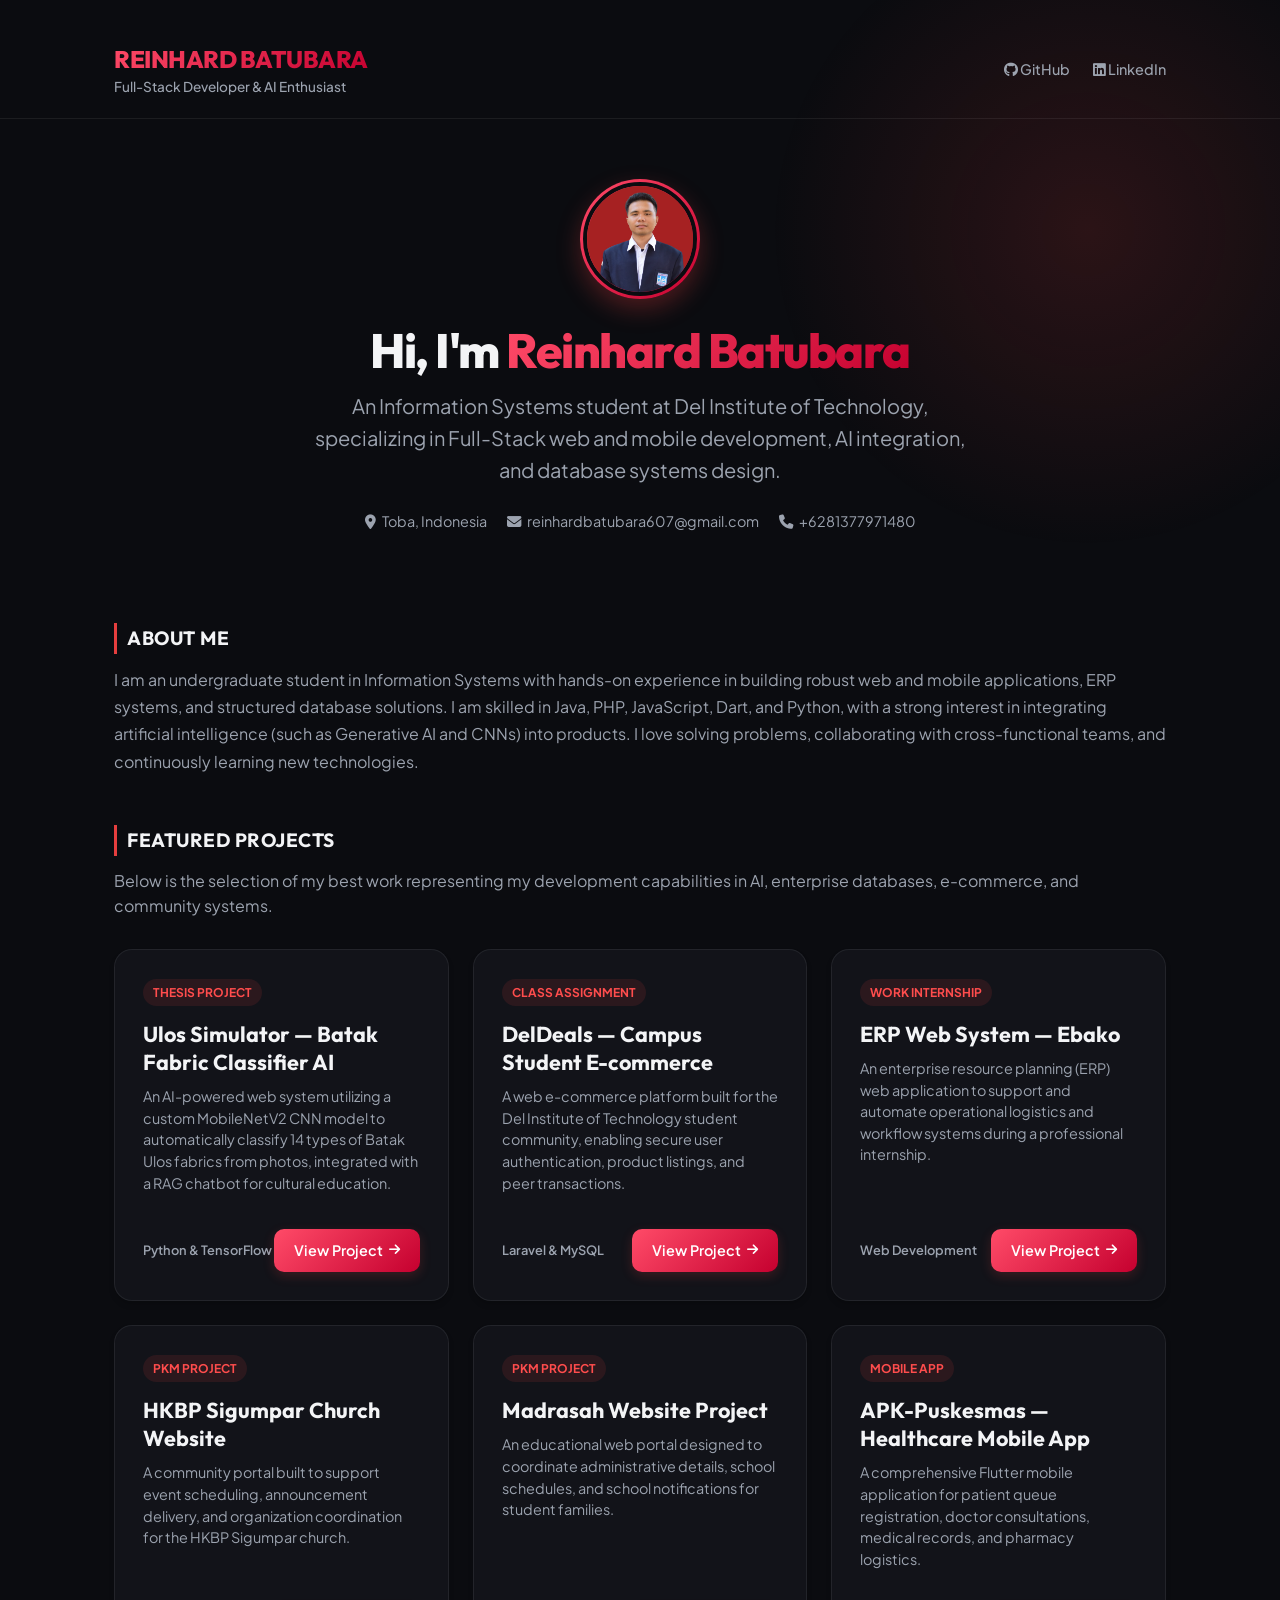
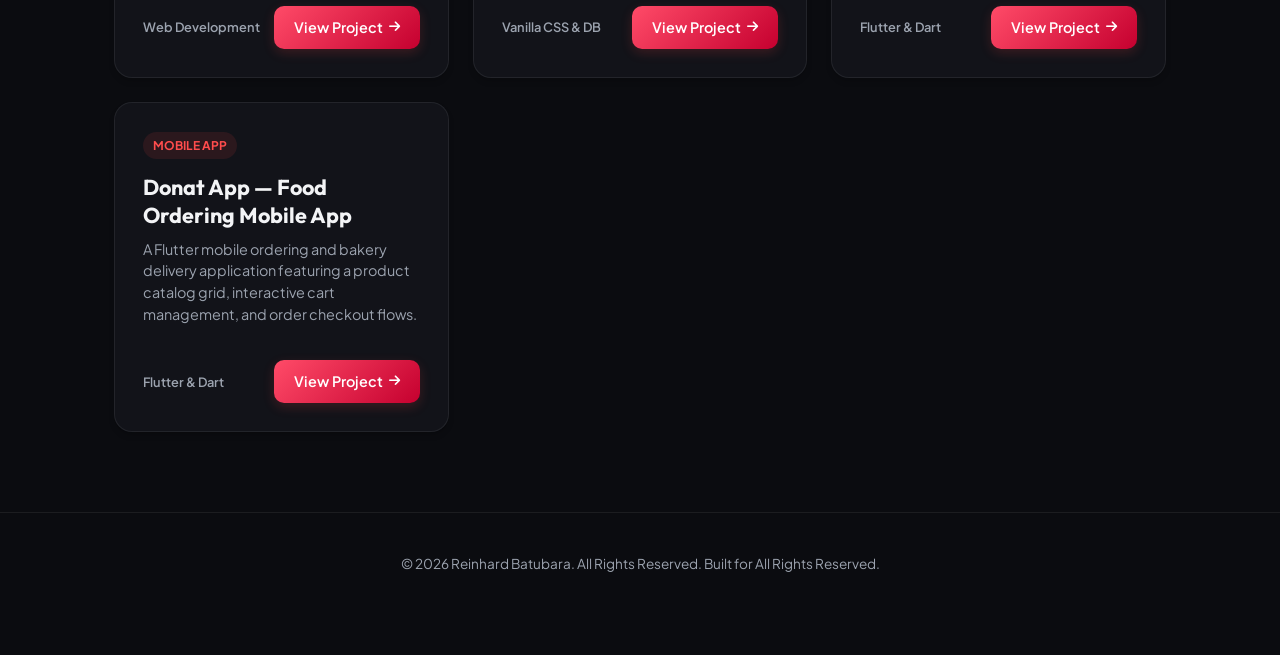
<file: index.html>
<!DOCTYPE html>
<html lang="en">
<head>
  <meta charset="UTF-8">
  <meta name="viewport" content="width=device-width, initial-scale=1.0">
  <title>Reinhard Batubara — Portfolio Hub</title>
  <link rel="stylesheet" href="style.css?v=1.2">
  <link rel="stylesheet" href="https://cdnjs.cloudflare.com/ajax/libs/font-awesome/6.4.0/css/all.min.css">
</head>
<body>
  <div class="bg-glow"></div>

  <header>
    <div class="container header-inner">
      <div>
        <div class="logo">REINHARD BATUBARA</div>
        <div class="logo-sub">Full-Stack Developer &amp; AI Enthusiast</div>
      </div>
      <div class="social-links">
        <a href="https://github.com/ReinhardBatubara" target="_blank"><i class="fab fa-github"></i> GitHub</a>
        <a href="https://www.linkedin.com/in/reinhard-batubara-6a7b50293/" target="_blank"><i class="fab fa-linkedin"></i> LinkedIn</a>
      </div>
    </div>
  </header>

  <main class="container">
    <!-- Hero Header Profile -->
    <section class="hero">
      <div class="avatar-container">
        <!-- We fall back to a styled avatar placeholder or actual user photo if available -->
        <img src="assets/avatar.jpg" alt="Reinhard Batubara" onerror="this.src='https://avatars.githubusercontent.com/u/108523789?v=4';">
      </div>
      <h1>Hi, I'm <span>Reinhard Batubara</span></h1>
      <p class="tagline">An Information Systems student at Del Institute of Technology, specializing in Full-Stack web and mobile development, AI integration, and database systems design.</p>
      
      <div class="contact-meta">
        <span><i class="fas fa-map-marker-alt"></i> Toba, Indonesia</span>
        <span><i class="fas fa-envelope"></i> reinhardbatubara607@gmail.com</span>
        <span><i class="fas fa-phone"></i> +6281377971480</span>
      </div>
    </section>

    <!-- Professional Summary -->
    <section style="margin-bottom: 50px;">
      <h2 class="section-title">About Me</h2>
      <p style="color: var(--text-secondary); line-height: 1.7; font-size: 1rem;">
        I am an undergraduate student in Information Systems with hands-on experience in building robust web and mobile applications, ERP systems, and structured database solutions. I am skilled in Java, PHP, JavaScript, Dart, and Python, with a strong interest in integrating artificial intelligence (such as Generative AI and CNNs) into products. I love solving problems, collaborating with cross-functional teams, and continuously learning new technologies.
      </p>
    </section>

    <!-- Showcase Projects -->
    <section>
      <h2 class="section-title">Featured Projects</h2>
      <p style="color: var(--text-secondary); margin-bottom: 20px;">Below is the selection of my best work representing my development capabilities in AI, enterprise databases, e-commerce, and community systems.</p>
      
      <div class="grid">
        <!-- Project 1: Ulos Simulator -->
        <div class="card">
          <div class="card-top">
            <span class="card-tag">Thesis Project</span>
            <h3 class="card-title">Ulos Simulator — Batak Fabric Classifier AI</h3>
            <p class="card-desc">An AI-powered web system utilizing a custom MobileNetV2 CNN model to automatically classify 14 types of Batak Ulos fabrics from photos, integrated with a RAG chatbot for cultural education.</p>
          </div>
          <div class="card-bottom">
            <span class="card-lang">Python & TensorFlow</span>
            <a href="project1.html" class="btn-primary">View Project <i class="fas fa-arrow-right" style="margin-left: 6px; font-size: 0.8rem;"></i></a>
          </div>
        </div>

        <!-- Project 2: DelDeals -->
        <div class="card">
          <div class="card-top">
            <span class="card-tag">Class Assignment</span>
            <h3 class="card-title">DelDeals — Campus Student E-commerce</h3>
            <p class="card-desc">A web e-commerce platform built for the Del Institute of Technology student community, enabling secure user authentication, product listings, and peer transactions.</p>
          </div>
          <div class="card-bottom">
            <span class="card-lang">Laravel & MySQL</span>
            <a href="project2.html" class="btn-primary">View Project <i class="fas fa-arrow-right" style="margin-left: 6px; font-size: 0.8rem;"></i></a>
          </div>
        </div>

        <!-- Project 3: Ebako ERP -->
        <div class="card">
          <div class="card-top">
            <span class="card-tag">Work Internship</span>
            <h3 class="card-title">ERP Web System — Ebako</h3>
            <p class="card-desc">An enterprise resource planning (ERP) web application to support and automate operational logistics and workflow systems during a professional internship.</p>
          </div>
          <div class="card-bottom">
            <span class="card-lang">Web Development</span>
            <a href="project3.html" class="btn-primary">View Project <i class="fas fa-arrow-right" style="margin-left: 6px; font-size: 0.8rem;"></i></a>
          </div>
        </div>

        <!-- Project 4: HKBP Church -->
        <div class="card">
          <div class="card-top">
            <span class="card-tag">PKM Project</span>
            <h3 class="card-title">HKBP Sigumpar Church Website</h3>
            <p class="card-desc">A community portal built to support event scheduling, announcement delivery, and organization coordination for the HKBP Sigumpar church.</p>
          </div>
          <div class="card-bottom">
            <span class="card-lang">Web Development</span>
            <a href="project4.html" class="btn-primary">View Project <i class="fas fa-arrow-right" style="margin-left: 6px; font-size: 0.8rem;"></i></a>
          </div>
        </div>

        <!-- Project 5: Madrasah Web -->
        <div class="card">
          <div class="card-top">
            <span class="card-tag">PKM Project</span>
            <h3 class="card-title">Madrasah Website Project</h3>
            <p class="card-desc">An educational web portal designed to coordinate administrative details, school schedules, and school notifications for student families.</p>
          </div>
          <div class="card-bottom">
            <span class="card-lang">Vanilla CSS & DB</span>
            <a href="project5.html" class="btn-primary">View Project <i class="fas fa-arrow-right" style="margin-left: 6px; font-size: 0.8rem;"></i></a>
          </div>
        </div>

        <!-- Project 6: APK-Puskesmas -->
        <div class="card">
          <div class="card-top">
            <span class="card-tag">Mobile App</span>
            <h3 class="card-title">APK-Puskesmas — Healthcare Mobile App</h3>
            <p class="card-desc">A comprehensive Flutter mobile application for patient queue registration, doctor consultations, medical records, and pharmacy logistics.</p>
          </div>
          <div class="card-bottom">
            <span class="card-lang">Flutter & Dart</span>
            <a href="project6.html" class="btn-primary">View Project <i class="fas fa-arrow-right" style="margin-left: 6px; font-size: 0.8rem;"></i></a>
          </div>
        </div>

        <!-- Project 7: Donat App -->
        <div class="card">
          <div class="card-top">
            <span class="card-tag">Mobile App</span>
            <h3 class="card-title">Donat App — Food Ordering Mobile App</h3>
            <p class="card-desc">A Flutter mobile ordering and bakery delivery application featuring a product catalog grid, interactive cart management, and order checkout flows.</p>
          </div>
          <div class="card-bottom">
            <span class="card-lang">Flutter & Dart</span>
            <a href="project7.html" class="btn-primary">View Project <i class="fas fa-arrow-right" style="margin-left: 6px; font-size: 0.8rem;"></i></a>
          </div>
        </div>
      </div>
    </section>
  </main>

  <footer>
    <div class="container">
      <p>&copy; 2026 Reinhard Batubara. All Rights Reserved. Built for All Rights Reserved.</p>
    </div>
  </footer>
</body>
</html>
</file>
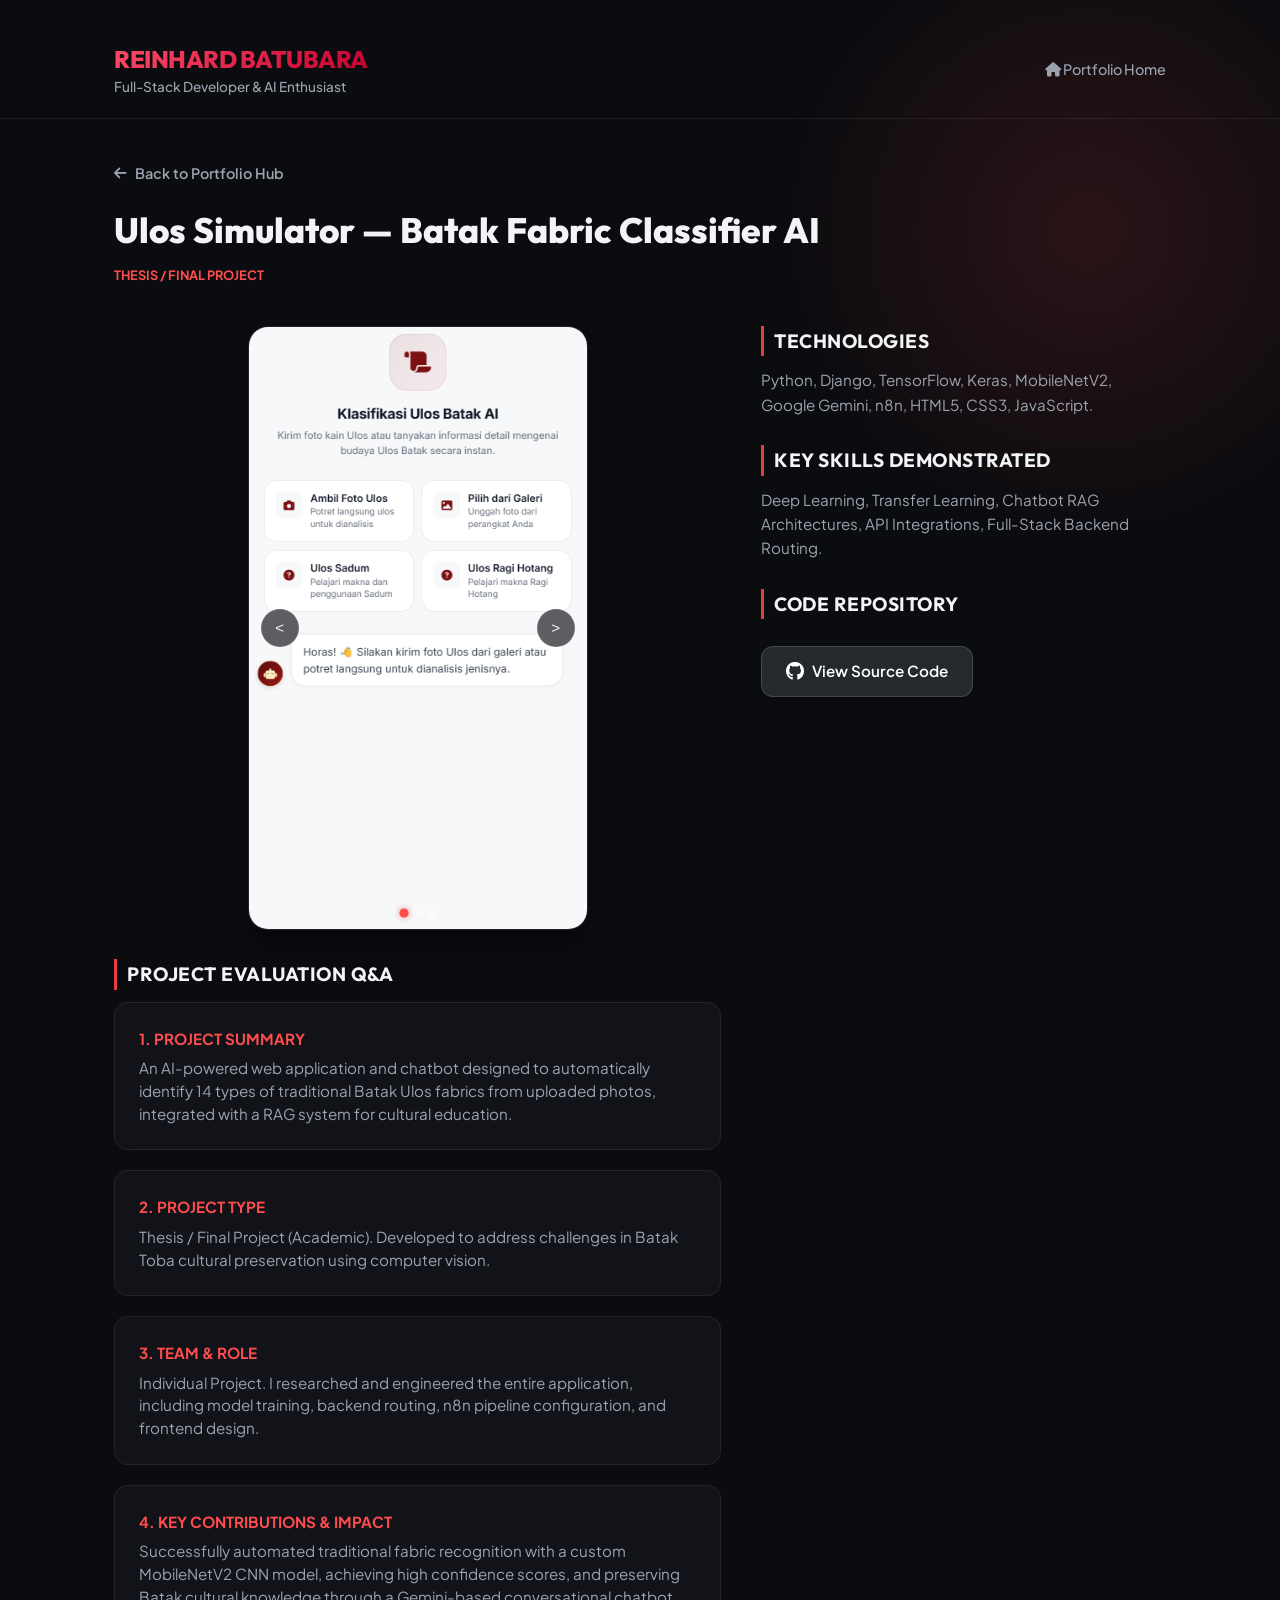
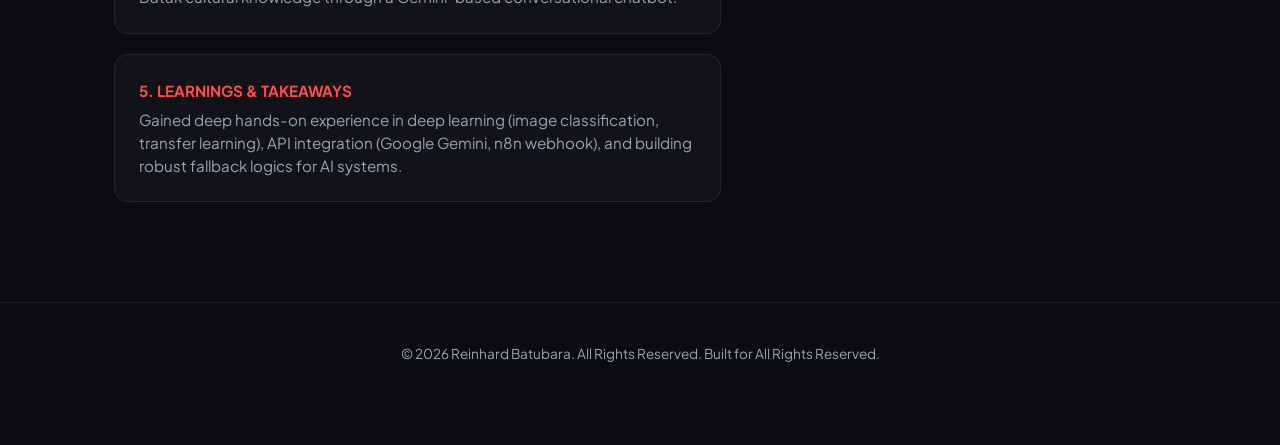
<file: project1.html>
<!DOCTYPE html>
<html lang="en">
<head>
  <meta charset="UTF-8">
  <meta name="viewport" content="width=device-width, initial-scale=1.0">
  <title>Project 1: Ulos Simulator — Reinhard Batubara</title>
  <link rel="stylesheet" href="style.css?v=1.2">
  <link rel="stylesheet" href="https://cdnjs.cloudflare.com/ajax/libs/font-awesome/6.4.0/css/all.min.css">
</head>
<body>
  <div class="bg-glow"></div>

  <header>
    <div class="container header-inner">
      <div>
        <div class="logo">REINHARD BATUBARA</div>
        <div class="logo-sub">Full-Stack Developer &amp; AI Enthusiast</div>
      </div>
      <div class="social-links">
        <a href="index.html"><i class="fas fa-home"></i> Portfolio Home</a>
      </div>
    </div>
  </header>

  <main class="container">
    <!-- Back Button -->
    <a href="index.html" class="btn-back"><i class="fas fa-arrow-left" style="margin-right: 8px;"></i> Back to Portfolio Hub</a>

    <div class="detail-title">Ulos Simulator — Batak Fabric Classifier AI</div>
    <div class="detail-tag">Thesis / Final Project</div>

    <div class="detail-layout">
      <!-- Main Content (Left) -->
      <div class="detail-main">
        <div class="mockup-container portrait">
          <div class="slider-wrapper">
            <div class="slider-track" id="slider-track">
              <img src="assets/project1_img1.png" alt="Screen 1" onerror="this.src='assets/project1_mockup.jpg';">
              <img src="assets/project1_img2.png" alt="Screen 2">
              <img src="assets/project1_img3.png" alt="Screen 3">
            </div>
            <button class="slider-btn prev-btn" onclick="moveSlide(-1)">&lt;</button>
            <button class="slider-btn next-btn" onclick="moveSlide(1)">&gt;</button>
            <div class="slider-dots" id="slider-dots">
              <span class="dot active" onclick="currentSlide(0)"></span>
              <span class="dot" onclick="currentSlide(1)"></span>
              <span class="dot" onclick="currentSlide(2)"></span>
            </div>
          </div>
        </div>

        <h3 class="section-title" style="margin-top: 15px;">Project Evaluation Q&A</h3>
        
        <!-- QA 1: Summary -->
        <div class="qa-card">
          <div class="qa-title">1. Project Summary</div>
          <div class="qa-desc">An AI-powered web application and chatbot designed to automatically identify 14 types of traditional Batak Ulos fabrics from uploaded photos, integrated with a RAG system for cultural education.</div>
        </div>

        <!-- QA 2: Project Type -->
        <div class="qa-card">
          <div class="qa-title">2. Project Type</div>
          <div class="qa-desc">Thesis / Final Project (Academic). Developed to address challenges in Batak Toba cultural preservation using computer vision.</div>
        </div>

        <!-- QA 3: Team & Role -->
        <div class="qa-card">
          <div class="qa-title">3. Team & Role</div>
          <div class="qa-desc">Individual Project. I researched and engineered the entire application, including model training, backend routing, n8n pipeline configuration, and frontend design.</div>
        </div>

        <!-- QA 4: Contributions & Impact -->
        <div class="qa-card">
          <div class="qa-title">4. Key Contributions & Impact</div>
          <div class="qa-desc">Successfully automated traditional fabric recognition with a custom MobileNetV2 CNN model, achieving high confidence scores, and preserving Batak cultural knowledge through a Gemini-based conversational chatbot.</div>
        </div>

        <!-- QA 5: Learnings -->
        <div class="qa-card">
          <div class="qa-title">5. Learnings & Takeaways</div>
          <div class="qa-desc">Gained deep hands-on experience in deep learning (image classification, transfer learning), API integration (Google Gemini, n8n webhook), and building robust fallback logics for AI systems.</div>
        </div>
      </div>

      <!-- Sidebar (Right) -->
      <div>
        <h3 class="section-title">Technologies</h3>
        <p class="section-content">
          Python, Django, TensorFlow, Keras, MobileNetV2, Google Gemini, n8n, HTML5, CSS3, JavaScript.
        </p>

        <h3 class="section-title">Key Skills Demonstrated</h3>
        <p class="section-content">
          Deep Learning, Transfer Learning, Chatbot RAG Architectures, API Integrations, Full-Stack Backend Routing.
        </p>

        <h3 class="section-title">Code Repository</h3>
        <a href="https://github.com/ReinhardBatubara/Ulos_Simulator" target="_blank" class="btn-github">
          <i class="fab fa-github" style="font-size: 1.15rem;"></i> View Source Code
        </a>
      </div>
    </div>
  </main>

  <footer>
    <div class="container">
      <p>&copy; 2026 Reinhard Batubara. All Rights Reserved. Built for All Rights Reserved.</p>
    </div>
  </footer>
  <script>
    let currentIndex = 0;
    const track = document.getElementById('slider-track');
    const dots = document.querySelectorAll('.dot');
    const totalSlides = dots.length;
    let autoSlideInterval;

    function updateSlider() {
      track.style.transform = `translateX(-${currentIndex * 100}%)`;
      dots.forEach((dot, idx) => {
        if (idx === currentIndex) {
          dot.classList.add('active');
        } else {
          dot.classList.remove('active');
        }
      });
    }

    function moveSlide(direction) {
      currentIndex = (currentIndex + direction + totalSlides) % totalSlides;
      updateSlider();
      resetAutoSlide();
    }

    function currentSlide(index) {
      currentIndex = index;
      updateSlider();
      resetAutoSlide();
    }

    function startAutoSlide() {
      autoSlideInterval = setInterval(() => {
        currentIndex = (currentIndex + 1) % totalSlides;
        updateSlider();
      }, 5000);
    }

    function resetAutoSlide() {
      clearInterval(autoSlideInterval);
      startAutoSlide();
    }

    startAutoSlide();
  </script>
</body>
</html>
</file>
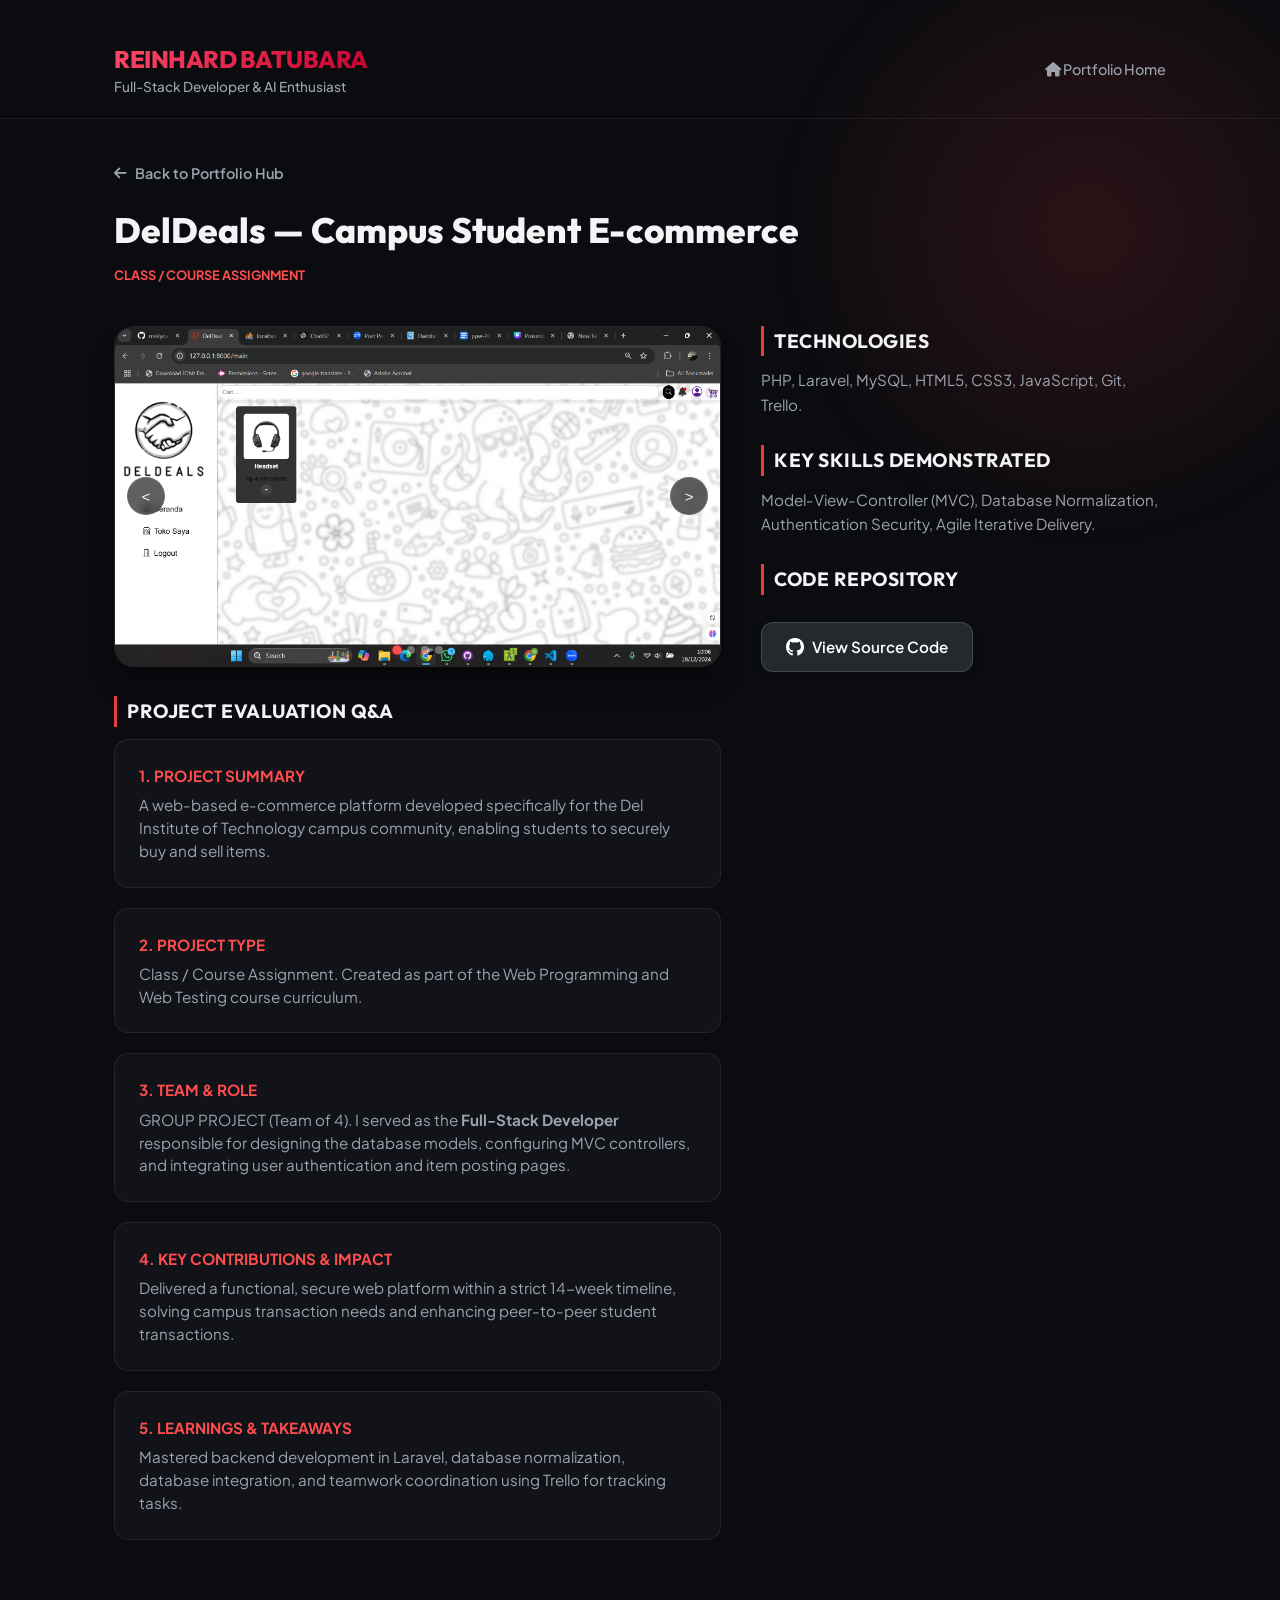
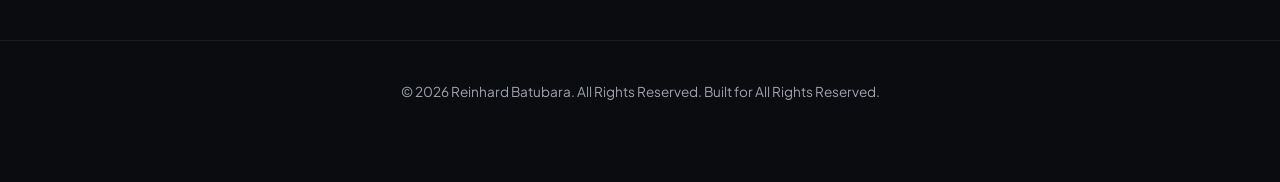
<file: project2.html>
<!DOCTYPE html>
<html lang="en">
<head>
  <meta charset="UTF-8">
  <meta name="viewport" content="width=device-width, initial-scale=1.0">
  <title>Project 2: DelDeals — Reinhard Batubara</title>
  <link rel="stylesheet" href="style.css?v=1.2">
  <link rel="stylesheet" href="https://cdnjs.cloudflare.com/ajax/libs/font-awesome/6.4.0/css/all.min.css">
</head>
<body>
  <div class="bg-glow"></div>

  <header>
    <div class="container header-inner">
      <div>
        <div class="logo">REINHARD BATUBARA</div>
        <div class="logo-sub">Full-Stack Developer &amp; AI Enthusiast</div>
      </div>
      <div class="social-links">
        <a href="index.html"><i class="fas fa-home"></i> Portfolio Home</a>
      </div>
    </div>
  </header>

  <main class="container">
    <!-- Back Button -->
    <a href="index.html" class="btn-back"><i class="fas fa-arrow-left" style="margin-right: 8px;"></i> Back to Portfolio Hub</a>

    <div class="detail-title">DelDeals — Campus Student E-commerce</div>
    <div class="detail-tag">Class / Course Assignment</div>

    <div class="detail-layout">
      <!-- Main Content (Left) -->
      <div class="detail-main">
        <div class="mockup-container">
          <div class="slider-wrapper">
            <div class="slider-track" id="slider-track">
              <img src="assets/project2_img1.png" alt="Screen 1" onerror="this.src='assets/project2_mockup.jpg';">
              <img src="assets/project2_img2.png" alt="Screen 2">
              <img src="assets/project2_img3.png" alt="Screen 3">
              <img src="assets/project2_img4.png" alt="Screen 4">
            </div>
            <button class="slider-btn prev-btn" onclick="moveSlide(-1)">&lt;</button>
            <button class="slider-btn next-btn" onclick="moveSlide(1)">&gt;</button>
            <div class="slider-dots" id="slider-dots">
              <span class="dot active" onclick="currentSlide(0)"></span>
              <span class="dot" onclick="currentSlide(1)"></span>
              <span class="dot" onclick="currentSlide(2)"></span>
              <span class="dot" onclick="currentSlide(3)"></span>
            </div>
          </div>
        </div>

        <h3 class="section-title" style="margin-top: 15px;">Project Evaluation Q&A</h3>
        
        <!-- QA 1: Summary -->
        <div class="qa-card">
          <div class="qa-title">1. Project Summary</div>
          <div class="qa-desc">A web-based e-commerce platform developed specifically for the Del Institute of Technology campus community, enabling students to securely buy and sell items.</div>
        </div>

        <!-- QA 2: Project Type -->
        <div class="qa-card">
          <div class="qa-title">2. Project Type</div>
          <div class="qa-desc">Class / Course Assignment. Created as part of the Web Programming and Web Testing course curriculum.</div>
        </div>

        <!-- QA 3: Team & Role -->
        <div class="qa-card">
          <div class="qa-title">3. Team & Role</div>
          <div class="qa-desc">GROUP PROJECT (Team of 4). I served as the <b>Full-Stack Developer</b> responsible for designing the database models, configuring MVC controllers, and integrating user authentication and item posting pages.</div>
        </div>

        <!-- QA 4: Contributions & Impact -->
        <div class="qa-card">
          <div class="qa-title">4. Key Contributions & Impact</div>
          <div class="qa-desc">Delivered a functional, secure web platform within a strict 14-week timeline, solving campus transaction needs and enhancing peer-to-peer student transactions.</div>
        </div>

        <!-- QA 5: Learnings -->
        <div class="qa-card">
          <div class="qa-title">5. Learnings & Takeaways</div>
          <div class="qa-desc">Mastered backend development in Laravel, database normalization, database integration, and teamwork coordination using Trello for tracking tasks.</div>
        </div>
      </div>

      <!-- Sidebar (Right) -->
      <div>
        <h3 class="section-title">Technologies</h3>
        <p class="section-content">
          PHP, Laravel, MySQL, HTML5, CSS3, JavaScript, Git, Trello.
        </p>

        <h3 class="section-title">Key Skills Demonstrated</h3>
        <p class="section-content">
          Model-View-Controller (MVC), Database Normalization, Authentication Security, Agile Iterative Delivery.
        </p>

        <h3 class="section-title">Code Repository</h3>
        <a href="https://github.com/ReinhardBatubara/Pemrograman-dan-Pengujian-Aplikasi-Web" target="_blank" class="btn-github">
          <i class="fab fa-github" style="font-size: 1.15rem;"></i> View Source Code
        </a>
      </div>
    </div>
  </main>

  <footer>
    <div class="container">
      <p>&copy; 2026 Reinhard Batubara. All Rights Reserved. Built for All Rights Reserved.</p>
    </div>
  </footer>
  <script>
    let currentIndex = 0;
    const track = document.getElementById('slider-track');
    const dots = document.querySelectorAll('.dot');
    const totalSlides = dots.length;
    let autoSlideInterval;

    function updateSlider() {
      track.style.transform = `translateX(-${currentIndex * 100}%)`;
      dots.forEach((dot, idx) => {
        if (idx === currentIndex) {
          dot.classList.add('active');
        } else {
          dot.classList.remove('active');
        }
      });
    }

    function moveSlide(direction) {
      currentIndex = (currentIndex + direction + totalSlides) % totalSlides;
      updateSlider();
      resetAutoSlide();
    }

    function currentSlide(index) {
      currentIndex = index;
      updateSlider();
      resetAutoSlide();
    }

    function startAutoSlide() {
      autoSlideInterval = setInterval(() => {
        currentIndex = (currentIndex + 1) % totalSlides;
        updateSlider();
      }, 5000);
    }

    function resetAutoSlide() {
      clearInterval(autoSlideInterval);
      startAutoSlide();
    }

    startAutoSlide();
  </script>
</body>
</html>
</file>
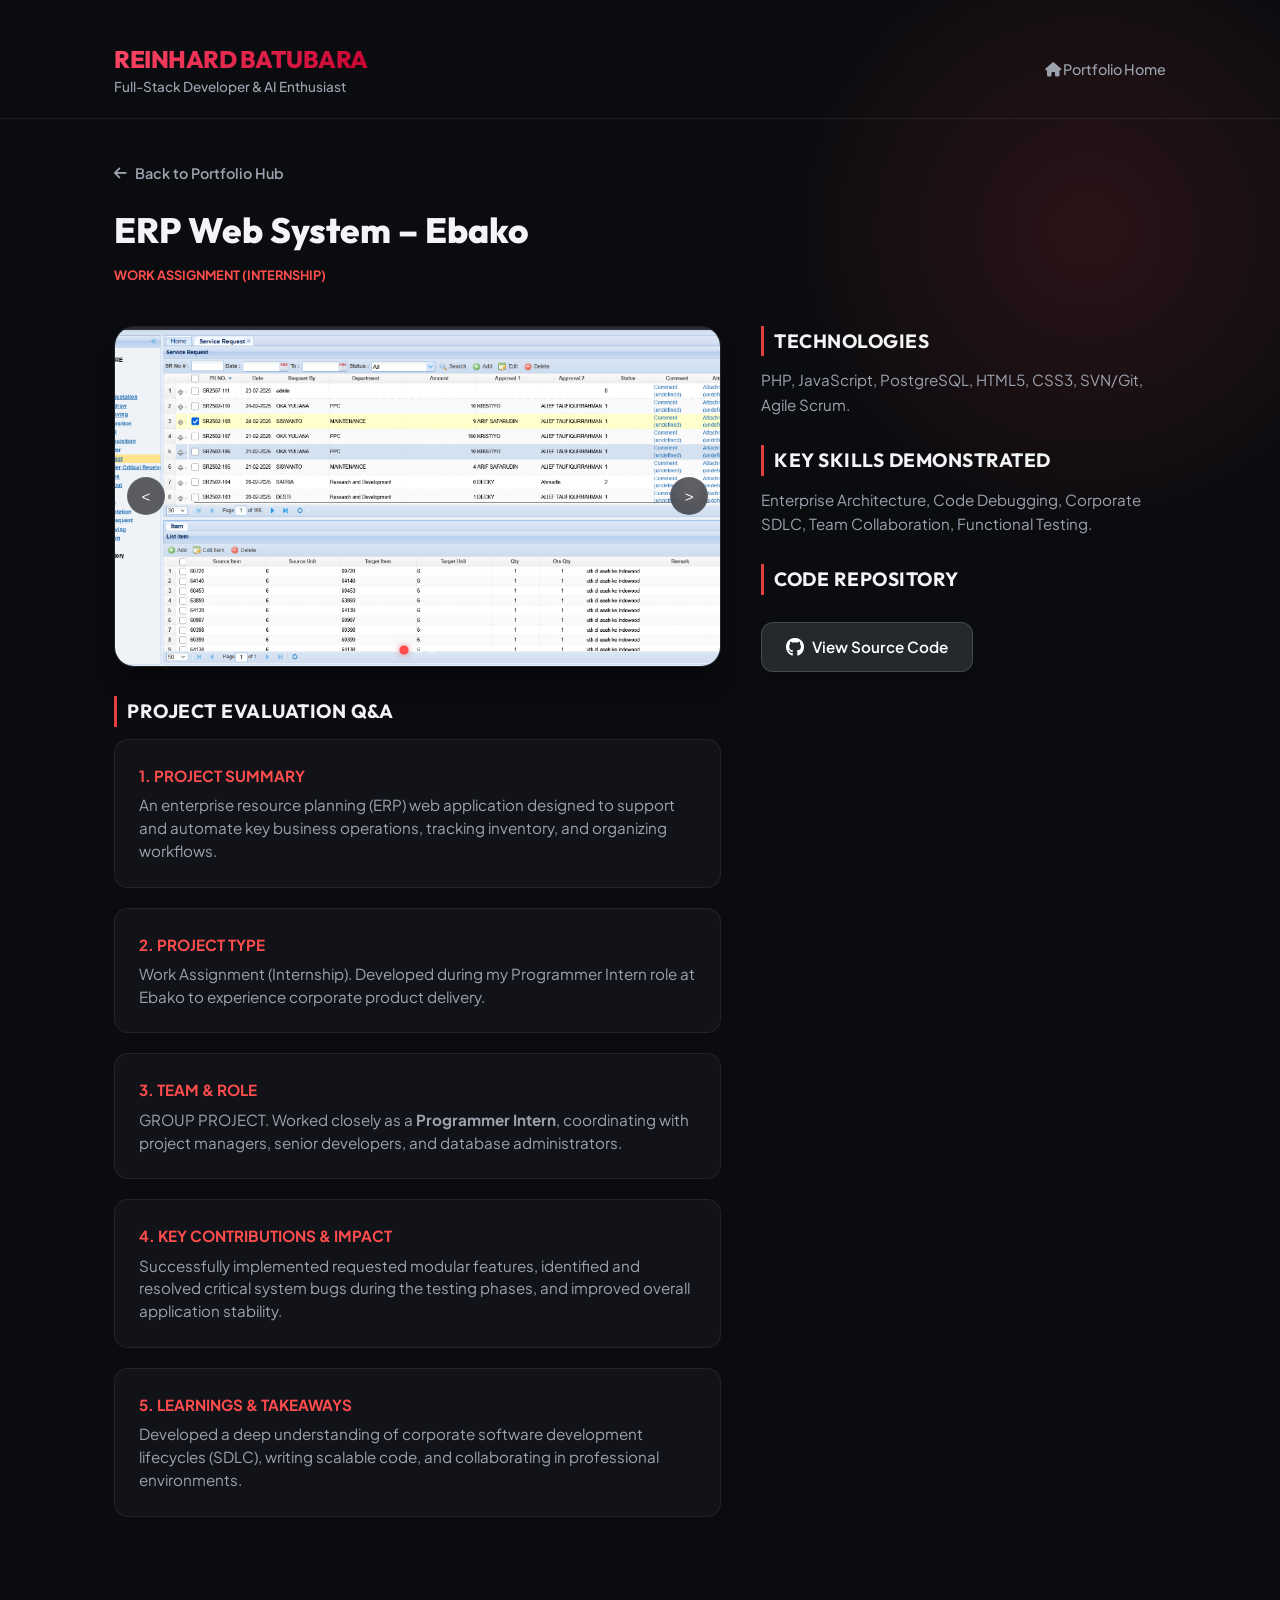
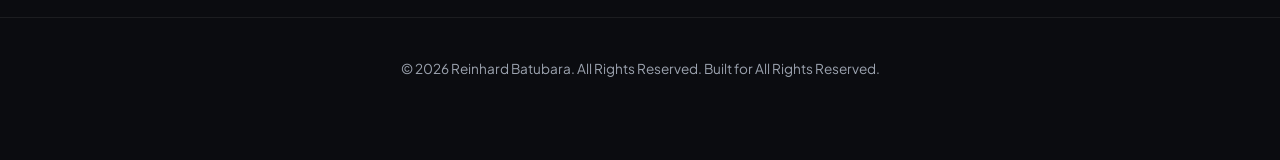
<file: project3.html>
<!DOCTYPE html>
<html lang="en">
<head>
  <meta charset="UTF-8">
  <meta name="viewport" content="width=device-width, initial-scale=1.0">
  <title>Project 3: Ebako ERP — Reinhard Batubara</title>
  <link rel="stylesheet" href="style.css?v=1.2">
  <link rel="stylesheet" href="https://cdnjs.cloudflare.com/ajax/libs/font-awesome/6.4.0/css/all.min.css">
</head>
<body>
  <div class="bg-glow"></div>

  <header>
    <div class="container header-inner">
      <div>
        <div class="logo">REINHARD BATUBARA</div>
        <div class="logo-sub">Full-Stack Developer &amp; AI Enthusiast</div>
      </div>
      <div class="social-links">
        <a href="index.html"><i class="fas fa-home"></i> Portfolio Home</a>
      </div>
    </div>
  </header>

  <main class="container">
    <!-- Back Button -->
    <a href="index.html" class="btn-back"><i class="fas fa-arrow-left" style="margin-right: 8px;"></i> Back to Portfolio Hub</a>

    <div class="detail-title">ERP Web System – Ebako</div>
    <div class="detail-tag">Work Assignment (Internship)</div>

    <div class="detail-layout">
      <!-- Main Content (Left) -->
      <div class="detail-main">
        <div class="mockup-container">
          <div class="slider-wrapper">
            <div class="slider-track" id="slider-track">
              <img src="assets/project3_img1.png" alt="Screen 1" onerror="this.src='assets/project3_mockup.jpg';">
              <img src="assets/project3_img2.png" alt="Screen 2">
              <img src="assets/project3_img3.png" alt="Screen 3">
            </div>
            <button class="slider-btn prev-btn" onclick="moveSlide(-1)">&lt;</button>
            <button class="slider-btn next-btn" onclick="moveSlide(1)">&gt;</button>
            <div class="slider-dots" id="slider-dots">
              <span class="dot active" onclick="currentSlide(0)"></span>
              <span class="dot" onclick="currentSlide(1)"></span>
              <span class="dot" onclick="currentSlide(2)"></span>
            </div>
          </div>
        </div>

        <h3 class="section-title" style="margin-top: 15px;">Project Evaluation Q&A</h3>
        
        <!-- QA 1: Summary -->
        <div class="qa-card">
          <div class="qa-title">1. Project Summary</div>
          <div class="qa-desc">An enterprise resource planning (ERP) web application designed to support and automate key business operations, tracking inventory, and organizing workflows.</div>
        </div>

        <!-- QA 2: Project Type -->
        <div class="qa-card">
          <div class="qa-title">2. Project Type</div>
          <div class="qa-desc">Work Assignment (Internship). Developed during my Programmer Intern role at Ebako to experience corporate product delivery.</div>
        </div>

        <!-- QA 3: Team & Role -->
        <div class="qa-card">
          <div class="qa-title">3. Team & Role</div>
          <div class="qa-desc">GROUP PROJECT. Worked closely as a <b>Programmer Intern</b>, coordinating with project managers, senior developers, and database administrators.</div>
        </div>

        <!-- QA 4: Contributions & Impact -->
        <div class="qa-card">
          <div class="qa-title">4. Key Contributions & Impact</div>
          <div class="qa-desc">Successfully implemented requested modular features, identified and resolved critical system bugs during the testing phases, and improved overall application stability.</div>
        </div>

        <!-- QA 5: Learnings -->
        <div class="qa-card">
          <div class="qa-title">5. Learnings & Takeaways</div>
          <div class="qa-desc">Developed a deep understanding of corporate software development lifecycles (SDLC), writing scalable code, and collaborating in professional environments.</div>
        </div>
      </div>

      <!-- Sidebar (Right) -->
      <div>
        <h3 class="section-title">Technologies</h3>
        <p class="section-content">
          PHP, JavaScript, PostgreSQL, HTML5, CSS3, SVN/Git, Agile Scrum.
        </p>

        <h3 class="section-title">Key Skills Demonstrated</h3>
        <p class="section-content">
          Enterprise Architecture, Code Debugging, Corporate SDLC, Team Collaboration, Functional Testing.
        </p>

        <h3 class="section-title">Code Repository</h3>
        <a href="https://github.com/ReinhardBatubara/Kerja-Praktik" target="_blank" class="btn-github">
          <i class="fab fa-github" style="font-size: 1.15rem;"></i> View Source Code
        </a>
      </div>
    </div>
  </main>

  <footer>
    <div class="container">
      <p>&copy; 2026 Reinhard Batubara. All Rights Reserved. Built for All Rights Reserved.</p>
    </div>
  </footer>
  <script>
    let currentIndex = 0;
    const track = document.getElementById('slider-track');
    const dots = document.querySelectorAll('.dot');
    const totalSlides = dots.length;
    let autoSlideInterval;

    function updateSlider() {
      track.style.transform = `translateX(-${currentIndex * 100}%)`;
      dots.forEach((dot, idx) => {
        if (idx === currentIndex) {
          dot.classList.add('active');
        } else {
          dot.classList.remove('active');
        }
      });
    }

    function moveSlide(direction) {
      currentIndex = (currentIndex + direction + totalSlides) % totalSlides;
      updateSlider();
      resetAutoSlide();
    }

    function currentSlide(index) {
      currentIndex = index;
      updateSlider();
      resetAutoSlide();
    }

    function startAutoSlide() {
      autoSlideInterval = setInterval(() => {
        currentIndex = (currentIndex + 1) % totalSlides;
        updateSlider();
      }, 5000);
    }

    function resetAutoSlide() {
      clearInterval(autoSlideInterval);
      startAutoSlide();
    }

    startAutoSlide();
  </script>
</body>
</html>
</file>
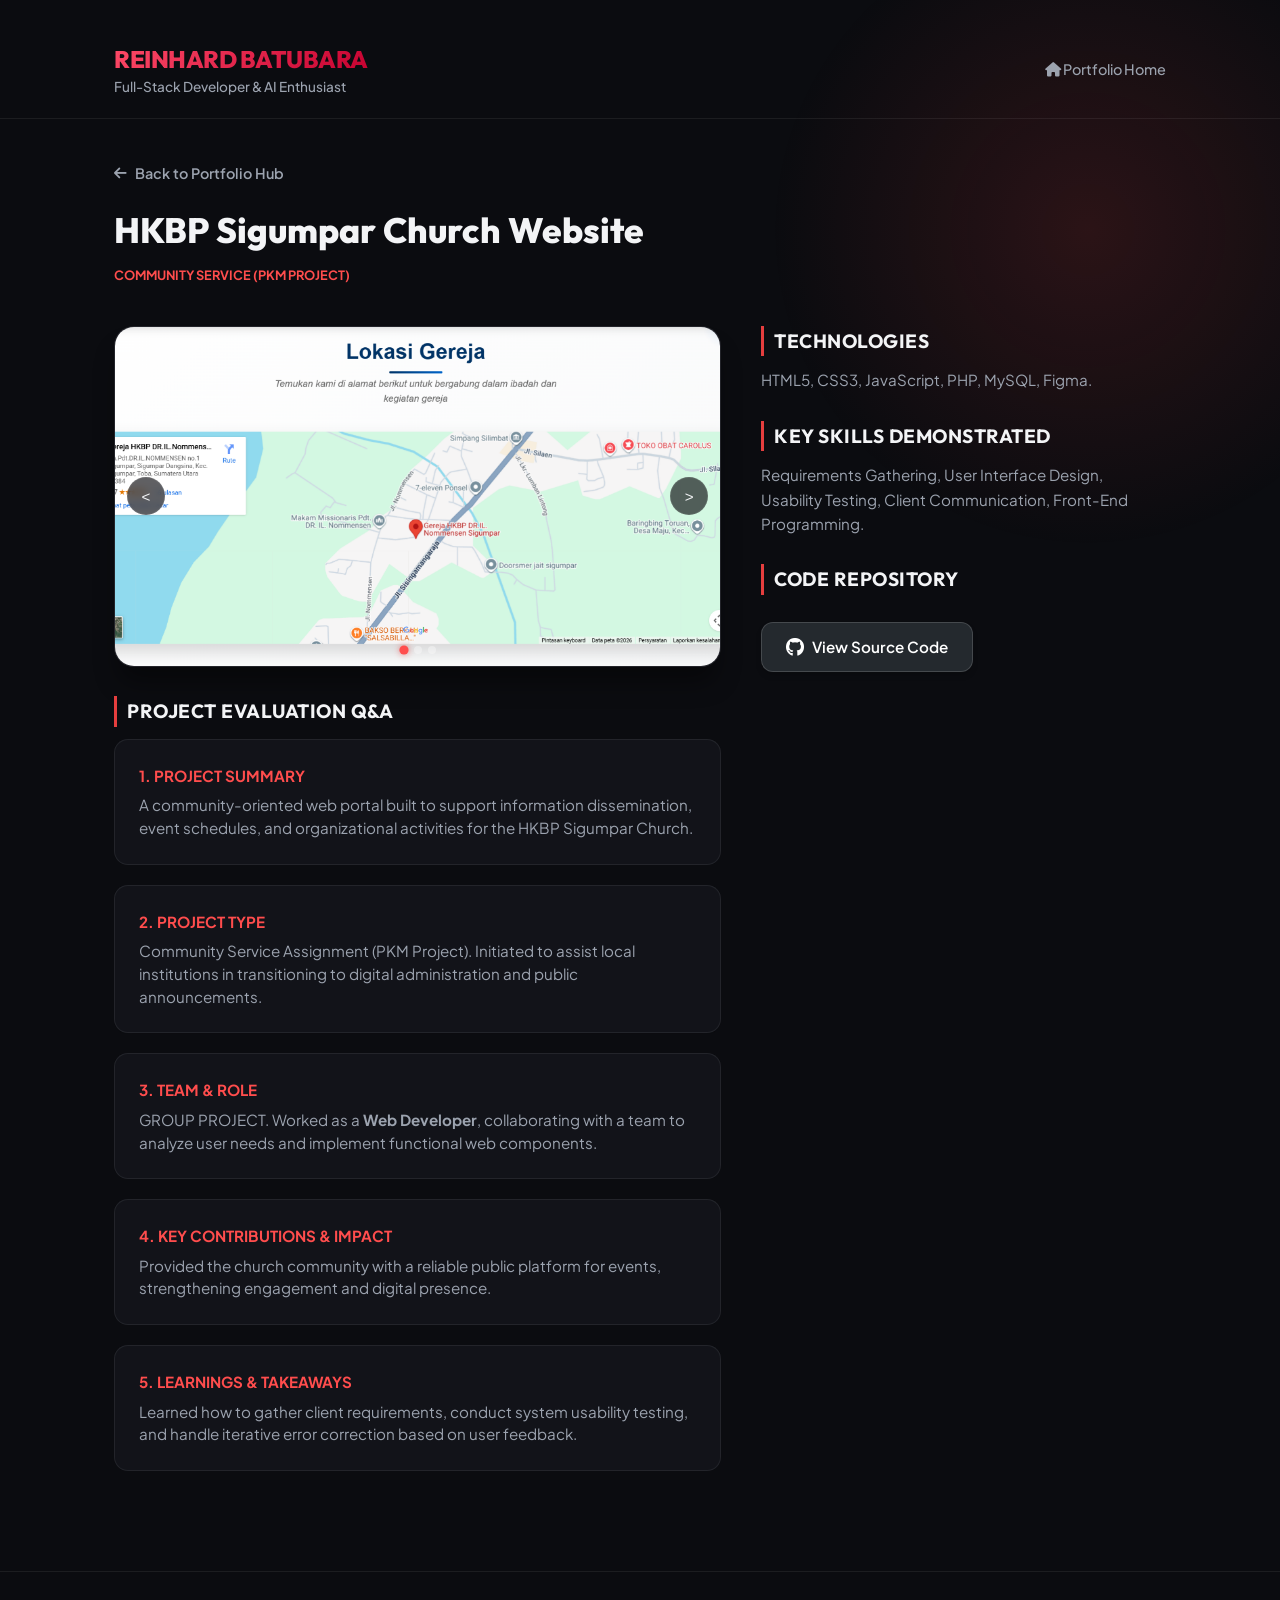
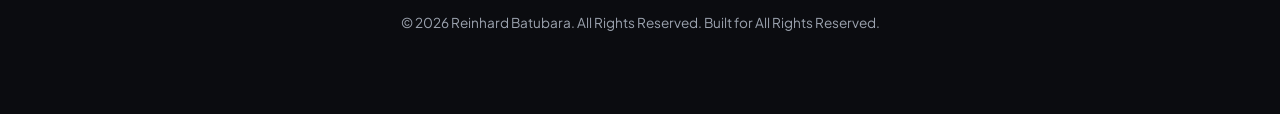
<file: project4.html>
<!DOCTYPE html>
<html lang="en">
<head>
  <meta charset="UTF-8">
  <meta name="viewport" content="width=device-width, initial-scale=1.0">
  <title>Project 4: HKBP Sigumpar Church Website — Reinhard Batubara</title>
  <link rel="stylesheet" href="style.css?v=1.2">
  <link rel="stylesheet" href="https://cdnjs.cloudflare.com/ajax/libs/font-awesome/6.4.0/css/all.min.css">
</head>
<body>
  <div class="bg-glow"></div>

  <header>
    <div class="container header-inner">
      <div>
        <div class="logo">REINHARD BATUBARA</div>
        <div class="logo-sub">Full-Stack Developer &amp; AI Enthusiast</div>
      </div>
      <div class="social-links">
        <a href="index.html"><i class="fas fa-home"></i> Portfolio Home</a>
      </div>
    </div>
  </header>

  <main class="container">
    <!-- Back Button -->
    <a href="index.html" class="btn-back"><i class="fas fa-arrow-left" style="margin-right: 8px;"></i> Back to Portfolio Hub</a>

    <div class="detail-title">HKBP Sigumpar Church Website</div>
    <div class="detail-tag">Community Service (PKM Project)</div>

    <div class="detail-layout">
      <!-- Main Content (Left) -->
      <div class="detail-main">
        <div class="mockup-container">
          <div class="slider-wrapper">
            <div class="slider-track" id="slider-track">
              <img src="assets/project4_img1.png" alt="Screen 1" onerror="this.src='assets/project4_mockup.jpg';">
              <img src="assets/project4_img2.png" alt="Screen 2">
              <img src="assets/project4_img3.png" alt="Screen 3">
            </div>
            <button class="slider-btn prev-btn" onclick="moveSlide(-1)">&lt;</button>
            <button class="slider-btn next-btn" onclick="moveSlide(1)">&gt;</button>
            <div class="slider-dots" id="slider-dots">
              <span class="dot active" onclick="currentSlide(0)"></span>
              <span class="dot" onclick="currentSlide(1)"></span>
              <span class="dot" onclick="currentSlide(2)"></span>
            </div>
          </div>
        </div>

        <h3 class="section-title" style="margin-top: 15px;">Project Evaluation Q&A</h3>
        
        <!-- QA 1: Summary -->
        <div class="qa-card">
          <div class="qa-title">1. Project Summary</div>
          <div class="qa-desc">A community-oriented web portal built to support information dissemination, event schedules, and organizational activities for the HKBP Sigumpar Church.</div>
        </div>

        <!-- QA 2: Project Type -->
        <div class="qa-card">
          <div class="qa-title">2. Project Type</div>
          <div class="qa-desc">Community Service Assignment (PKM Project). Initiated to assist local institutions in transitioning to digital administration and public announcements.</div>
        </div>

        <!-- QA 3: Team & Role -->
        <div class="qa-card">
          <div class="qa-title">3. Team & Role</div>
          <div class="qa-desc">GROUP PROJECT. Worked as a <b>Web Developer</b>, collaborating with a team to analyze user needs and implement functional web components.</div>
        </div>

        <!-- QA 4: Contributions & Impact -->
        <div class="qa-card">
          <div class="qa-title">4. Key Contributions & Impact</div>
          <div class="qa-desc">Provided the church community with a reliable public platform for events, strengthening engagement and digital presence.</div>
        </div>

        <!-- QA 5: Learnings -->
        <div class="qa-card">
          <div class="qa-title">5. Learnings & Takeaways</div>
          <div class="qa-desc">Learned how to gather client requirements, conduct system usability testing, and handle iterative error correction based on user feedback.</div>
        </div>
      </div>

      <!-- Sidebar (Right) -->
      <div>
        <h3 class="section-title">Technologies</h3>
        <p class="section-content">
          HTML5, CSS3, JavaScript, PHP, MySQL, Figma.
        </p>

        <h3 class="section-title">Key Skills Demonstrated</h3>
        <p class="section-content">
          Requirements Gathering, User Interface Design, Usability Testing, Client Communication, Front-End Programming.
        </p>

        <h3 class="section-title">Code Repository</h3>
        <a href="https://github.com/ReinhardBatubara/Proyek-Sistem-Informasi-PSI-" target="_blank" class="btn-github">
          <i class="fab fa-github" style="font-size: 1.15rem;"></i> View Source Code
        </a>
      </div>
    </div>
  </main>

  <footer>
    <div class="container">
      <p>&copy; 2026 Reinhard Batubara. All Rights Reserved. Built for All Rights Reserved.</p>
    </div>
  </footer>
  <script>
    let currentIndex = 0;
    const track = document.getElementById('slider-track');
    const dots = document.querySelectorAll('.dot');
    const totalSlides = dots.length;
    let autoSlideInterval;

    function updateSlider() {
      track.style.transform = `translateX(-${currentIndex * 100}%)`;
      dots.forEach((dot, idx) => {
        if (idx === currentIndex) {
          dot.classList.add('active');
        } else {
          dot.classList.remove('active');
        }
      });
    }

    function moveSlide(direction) {
      currentIndex = (currentIndex + direction + totalSlides) % totalSlides;
      updateSlider();
      resetAutoSlide();
    }

    function currentSlide(index) {
      currentIndex = index;
      updateSlider();
      resetAutoSlide();
    }

    function startAutoSlide() {
      autoSlideInterval = setInterval(() => {
        currentIndex = (currentIndex + 1) % totalSlides;
        updateSlider();
      }, 5000);
    }

    function resetAutoSlide() {
      clearInterval(autoSlideInterval);
      startAutoSlide();
    }

    startAutoSlide();
  </script>
</body>
</html>
</file>
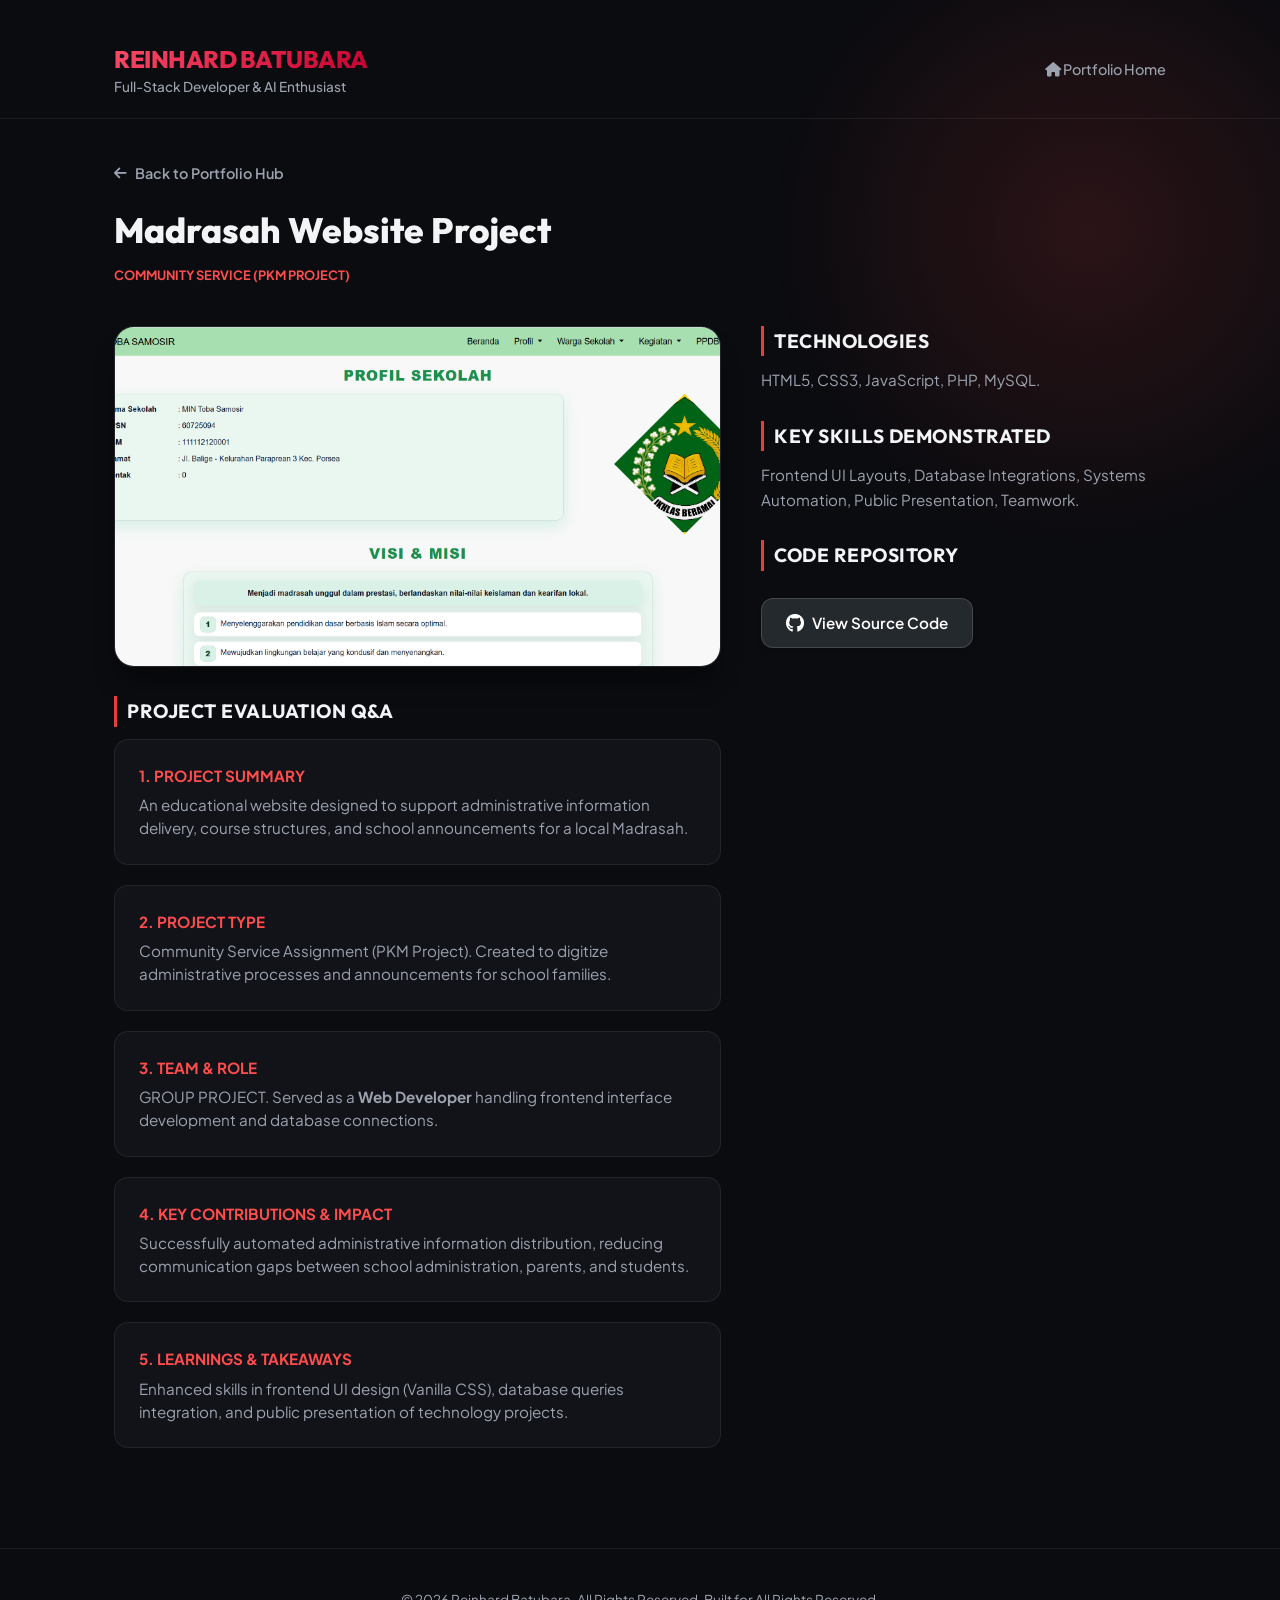
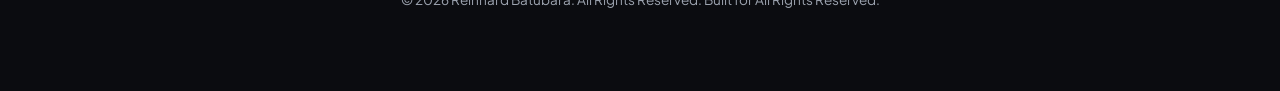
<file: project5.html>
<!DOCTYPE html>
<html lang="en">
<head>
  <meta charset="UTF-8">
  <meta name="viewport" content="width=device-width, initial-scale=1.0">
  <title>Project 5: Madrasah Website Project — Reinhard Batubara</title>
  <link rel="stylesheet" href="style.css?v=1.2">
  <link rel="stylesheet" href="https://cdnjs.cloudflare.com/ajax/libs/font-awesome/6.4.0/css/all.min.css">
</head>
<body>
  <div class="bg-glow"></div>

  <header>
    <div class="container header-inner">
      <div>
        <div class="logo">REINHARD BATUBARA</div>
        <div class="logo-sub">Full-Stack Developer &amp; AI Enthusiast</div>
      </div>
      <div class="social-links">
        <a href="index.html"><i class="fas fa-home"></i> Portfolio Home</a>
      </div>
    </div>
  </header>

  <main class="container">
    <!-- Back Button -->
    <a href="index.html" class="btn-back"><i class="fas fa-arrow-left" style="margin-right: 8px;"></i> Back to Portfolio Hub</a>

    <div class="detail-title">Madrasah Website Project</div>
    <div class="detail-tag">Community Service (PKM Project)</div>

    <div class="detail-layout">
      <!-- Main Content (Left) -->
      <div class="detail-main">
        <div class="mockup-container">
          <img src="assets/project5_img3.png" alt="Madrasah Website Mockup" onerror="this.src='assets/project5_mockup.jpg';">
        </div>

        <h3 class="section-title" style="margin-top: 15px;">Project Evaluation Q&A</h3>
        
        <!-- QA 1: Summary -->
        <div class="qa-card">
          <div class="qa-title">1. Project Summary</div>
          <div class="qa-desc">An educational website designed to support administrative information delivery, course structures, and school announcements for a local Madrasah.</div>
        </div>

        <!-- QA 2: Project Type -->
        <div class="qa-card">
          <div class="qa-title">2. Project Type</div>
          <div class="qa-desc">Community Service Assignment (PKM Project). Created to digitize administrative processes and announcements for school families.</div>
        </div>

        <!-- QA 3: Team & Role -->
        <div class="qa-card">
          <div class="qa-title">3. Team & Role</div>
          <div class="qa-desc">GROUP PROJECT. Served as a <b>Web Developer</b> handling frontend interface development and database connections.</div>
        </div>

        <!-- QA 4: Contributions & Impact -->
        <div class="qa-card">
          <div class="qa-title">4. Key Contributions & Impact</div>
          <div class="qa-desc">Successfully automated administrative information distribution, reducing communication gaps between school administration, parents, and students.</div>
        </div>

        <!-- QA 5: Learnings -->
        <div class="qa-card">
          <div class="qa-title">5. Learnings & Takeaways</div>
          <div class="qa-desc">Enhanced skills in frontend UI design (Vanilla CSS), database queries integration, and public presentation of technology projects.</div>
        </div>
      </div>

      <!-- Sidebar (Right) -->
      <div>
        <h3 class="section-title">Technologies</h3>
        <p class="section-content">
          HTML5, CSS3, JavaScript, PHP, MySQL.
        </p>

        <h3 class="section-title">Key Skills Demonstrated</h3>
        <p class="section-content">
          Frontend UI Layouts, Database Integrations, Systems Automation, Public Presentation, Teamwork.
        </p>

        <h3 class="section-title">Code Repository</h3>
        <a href="https://github.com/25yohana12/Proyek-PKM-Sistem-Informasi-Madrasah.git" target="_blank" class="btn-github">
          <i class="fab fa-github" style="font-size: 1.15rem;"></i> View Source Code
        </a>
      </div>
    </div>
  </main>

  <footer>
    <div class="container">
      <p>&copy; 2026 Reinhard Batubara. All Rights Reserved. Built for All Rights Reserved.</p>
    </div>
  </footer>
</body>
</html>
</file>
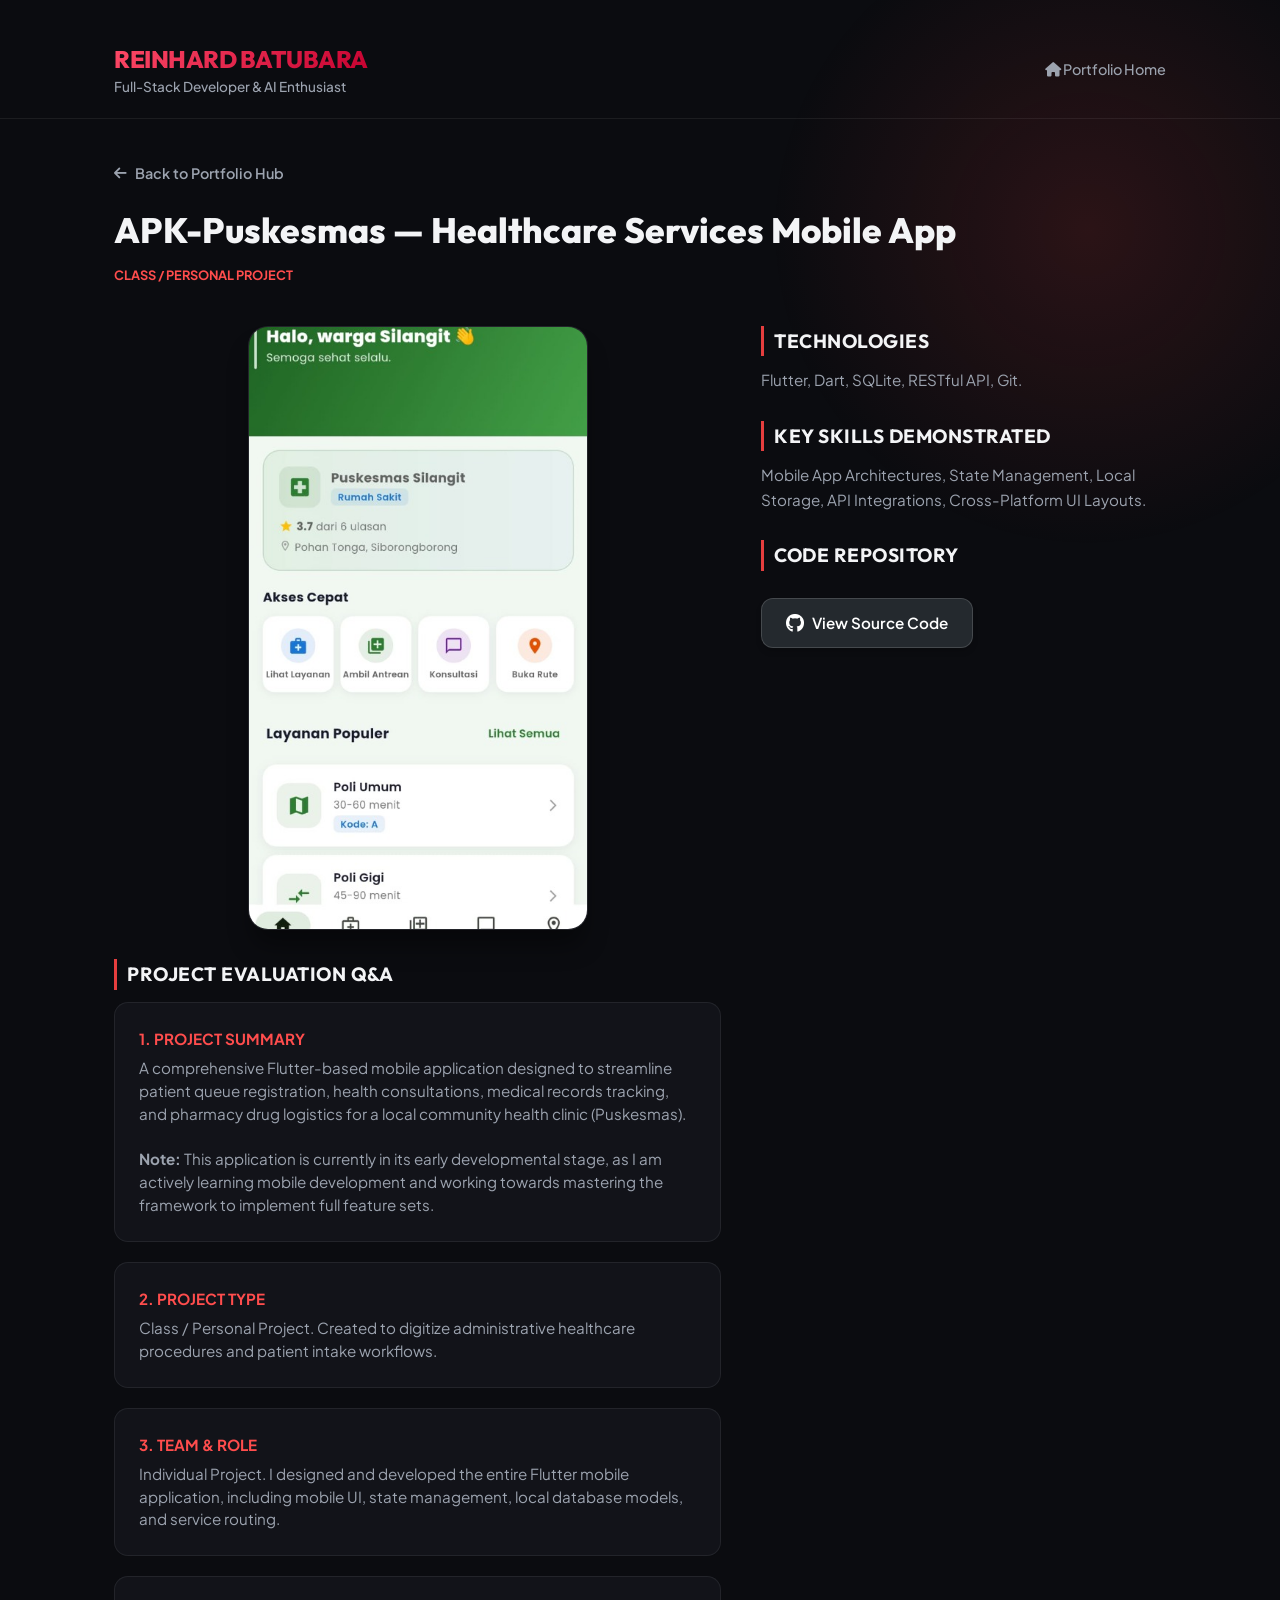
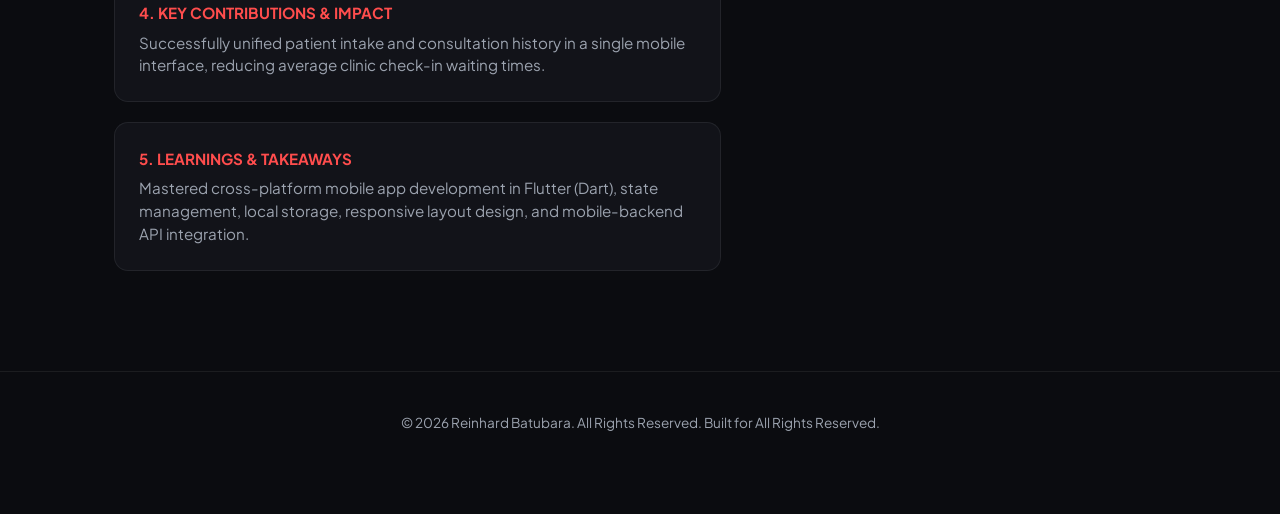
<file: project6.html>
<!DOCTYPE html>
<html lang="en">
<head>
  <meta charset="UTF-8">
  <meta name="viewport" content="width=device-width, initial-scale=1.0">
  <title>Project 6: APK-Puskesmas — Reinhard Batubara</title>
  <link rel="stylesheet" href="style.css?v=1.2">
  <link rel="stylesheet" href="https://cdnjs.cloudflare.com/ajax/libs/font-awesome/6.4.0/css/all.min.css">
</head>
<body>
  <div class="bg-glow"></div>

  <header>
    <div class="container header-inner">
      <div>
        <div class="logo">REINHARD BATUBARA</div>
        <div class="logo-sub">Full-Stack Developer &amp; AI Enthusiast</div>
      </div>
      <div class="social-links">
        <a href="index.html"><i class="fas fa-home"></i> Portfolio Home</a>
      </div>
    </div>
  </header>

  <main class="container">
    <!-- Back Button -->
    <a href="index.html" class="btn-back"><i class="fas fa-arrow-left" style="margin-right: 8px;"></i> Back to Portfolio Hub</a>

    <div class="detail-title">APK-Puskesmas — Healthcare Services Mobile App</div>
    <div class="detail-tag">Class / Personal Project</div>

    <div class="detail-layout">
      <!-- Main Content (Left) -->
      <div class="detail-main">
        <div class="mockup-container portrait">
          <img src="assets/project6_img1.png?v=1.2" alt="APK-Puskesmas Mockup" onerror="this.src='assets/project6_mockup.jpg?v=1.2';">
        </div>

        <h3 class="section-title" style="margin-top: 15px;">Project Evaluation Q&A</h3>
        
        <!-- QA 1: Summary -->
        <div class="qa-card">
          <div class="qa-title">1. Project Summary</div>
          <div class="qa-desc">A comprehensive Flutter-based mobile application designed to streamline patient queue registration, health consultations, medical records tracking, and pharmacy drug logistics for a local community health clinic (Puskesmas). <br><br><strong>Note:</strong> This application is currently in its early developmental stage, as I am actively learning mobile development and working towards mastering the framework to implement full feature sets.</div>
        </div>

        <!-- QA 2: Project Type -->
        <div class="qa-card">
          <div class="qa-title">2. Project Type</div>
          <div class="qa-desc">Class / Personal Project. Created to digitize administrative healthcare procedures and patient intake workflows.</div>
        </div>

        <!-- QA 3: Team & Role -->
        <div class="qa-card">
          <div class="qa-title">3. Team & Role</div>
          <div class="qa-desc">Individual Project. I designed and developed the entire Flutter mobile application, including mobile UI, state management, local database models, and service routing.</div>
        </div>

        <!-- QA 4: Contributions & Impact -->
        <div class="qa-card">
          <div class="qa-title">4. Key Contributions & Impact</div>
          <div class="qa-desc">Successfully unified patient intake and consultation history in a single mobile interface, reducing average clinic check-in waiting times.</div>
        </div>

        <!-- QA 5: Learnings -->
        <div class="qa-card">
          <div class="qa-title">5. Learnings & Takeaways</div>
          <div class="qa-desc">Mastered cross-platform mobile app development in Flutter (Dart), state management, local storage, responsive layout design, and mobile-backend API integration.</div>
        </div>
      </div>

      <!-- Sidebar (Right) -->
      <div>
        <h3 class="section-title">Technologies</h3>
        <p class="section-content">
          Flutter, Dart, SQLite, RESTful API, Git.
        </p>

        <h3 class="section-title">Key Skills Demonstrated</h3>
        <p class="section-content">
          Mobile App Architectures, State Management, Local Storage, API Integrations, Cross-Platform UI Layouts.
        </p>

        <h3 class="section-title">Code Repository</h3>
        <a href="https://github.com/ReinhardBatubara/APK-Puskesmas" target="_blank" class="btn-github">
          <i class="fab fa-github" style="font-size: 1.15rem;"></i> View Source Code
        </a>
      </div>
    </div>
  </main>

  <footer>
    <div class="container">
      <p>&copy; 2026 Reinhard Batubara. All Rights Reserved. Built for All Rights Reserved.</p>
    </div>
  </footer>
</body>
</html>
</file>
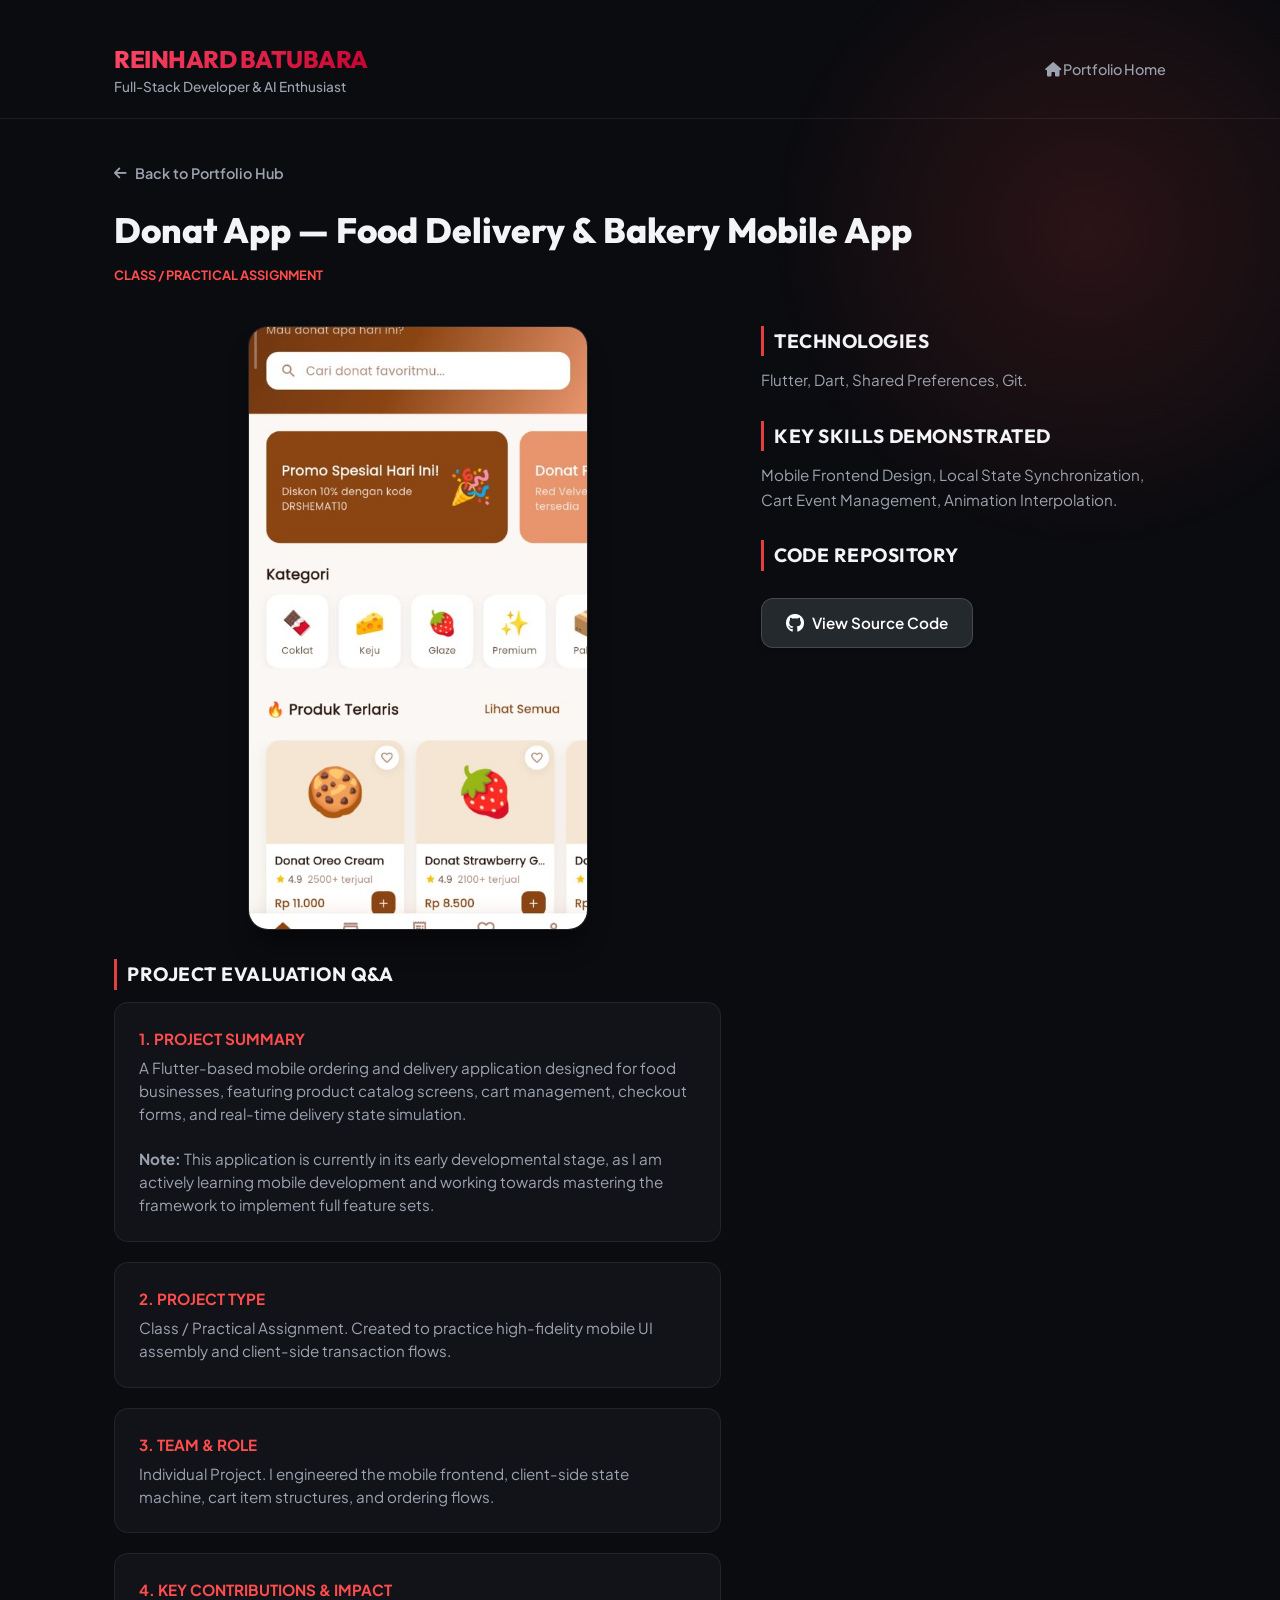
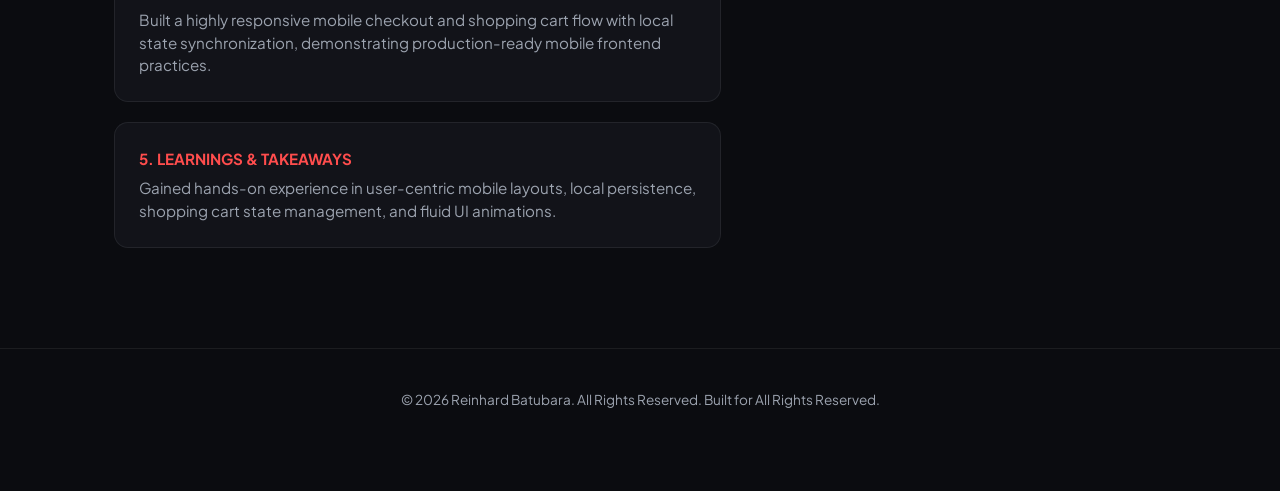
<file: project7.html>
<!DOCTYPE html>
<html lang="en">
<head>
  <meta charset="UTF-8">
  <meta name="viewport" content="width=device-width, initial-scale=1.0">
  <title>Project 7: Donat App — Reinhard Batubara</title>
  <link rel="stylesheet" href="style.css?v=1.2">
  <link rel="stylesheet" href="https://cdnjs.cloudflare.com/ajax/libs/font-awesome/6.4.0/css/all.min.css">
</head>
<body>
  <div class="bg-glow"></div>

  <header>
    <div class="container header-inner">
      <div>
        <div class="logo">REINHARD BATUBARA</div>
        <div class="logo-sub">Full-Stack Developer &amp; AI Enthusiast</div>
      </div>
      <div class="social-links">
        <a href="index.html"><i class="fas fa-home"></i> Portfolio Home</a>
      </div>
    </div>
  </header>

  <main class="container">
    <!-- Back Button -->
    <a href="index.html" class="btn-back"><i class="fas fa-arrow-left" style="margin-right: 8px;"></i> Back to Portfolio Hub</a>

    <div class="detail-title">Donat App — Food Delivery & Bakery Mobile App</div>
    <div class="detail-tag">Class / Practical Assignment</div>

    <div class="detail-layout">
      <!-- Main Content (Left) -->
      <div class="detail-main">
        <div class="mockup-container portrait">
          <img src="assets/project7_img1.png?v=1.2" alt="Donat App Mockup" onerror="this.src='assets/project7_mockup.jpg?v=1.2';">
        </div>

        <h3 class="section-title" style="margin-top: 15px;">Project Evaluation Q&A</h3>
        
        <!-- QA 1: Summary -->
        <div class="qa-card">
          <div class="qa-title">1. Project Summary</div>
          <div class="qa-desc">A Flutter-based mobile ordering and delivery application designed for food businesses, featuring product catalog screens, cart management, checkout forms, and real-time delivery state simulation. <br><br><strong>Note:</strong> This application is currently in its early developmental stage, as I am actively learning mobile development and working towards mastering the framework to implement full feature sets.</div>
        </div>

        <!-- QA 2: Project Type -->
        <div class="qa-card">
          <div class="qa-title">2. Project Type</div>
          <div class="qa-desc">Class / Practical Assignment. Created to practice high-fidelity mobile UI assembly and client-side transaction flows.</div>
        </div>

        <!-- QA 3: Team & Role -->
        <div class="qa-card">
          <div class="qa-title">3. Team & Role</div>
          <div class="qa-desc">Individual Project. I engineered the mobile frontend, client-side state machine, cart item structures, and ordering flows.</div>
        </div>

        <!-- QA 4: Contributions & Impact -->
        <div class="qa-card">
          <div class="qa-title">4. Key Contributions & Impact</div>
          <div class="qa-desc">Built a highly responsive mobile checkout and shopping cart flow with local state synchronization, demonstrating production-ready mobile frontend practices.</div>
        </div>

        <!-- QA 5: Learnings -->
        <div class="qa-card">
          <div class="qa-title">5. Learnings & Takeaways</div>
          <div class="qa-desc">Gained hands-on experience in user-centric mobile layouts, local persistence, shopping cart state management, and fluid UI animations.</div>
        </div>
      </div>

      <!-- Sidebar (Right) -->
      <div>
        <h3 class="section-title">Technologies</h3>
        <p class="section-content">
          Flutter, Dart, Shared Preferences, Git.
        </p>

        <h3 class="section-title">Key Skills Demonstrated</h3>
        <p class="section-content">
          Mobile Frontend Design, Local State Synchronization, Cart Event Management, Animation Interpolation.
        </p>

        <h3 class="section-title">Code Repository</h3>
        <a href="https://github.com/ReinhardBatubara/Donat-Reinhard-Samuel-DER" target="_blank" class="btn-github">
          <i class="fab fa-github" style="font-size: 1.15rem;"></i> View Source Code
        </a>
      </div>
    </div>
  </main>

  <footer>
    <div class="container">
      <p>&copy; 2026 Reinhard Batubara. All Rights Reserved. Built for All Rights Reserved.</p>
    </div>
  </footer>
</body>
</html>
</file>
<file: style.css>
@import url('https://fonts.googleapis.com/css2?family=Outfit:wght@300;400;500;600;700;800&family=Plus+Jakarta+Sans:wght@300;400;500;600;700&display=swap');

:root {
  --bg-dark: #0B0C10;
  --bg-surface: rgba(22, 24, 30, 0.7);
  --border-color: rgba(255, 255, 255, 0.07);
  --text-primary: #F3F4F6;
  --text-secondary: #9CA3AF;
  
  /* Crimson Red theme */
  --accent-red: #E53E3E;
  --accent-bright: #FF4D4D;
  --accent-glow: rgba(229, 62, 62, 0.15);
  --red-gradient: linear-gradient(135deg, #FF4B68 0%, #C5002F 100%);
  --gray-gradient: linear-gradient(135deg, #242730 0%, #16181F 100%);
  
  --font-heading: 'Outfit', sans-serif;
  --font-body: 'Plus Jakarta Sans', sans-serif;
  --shadow-sm: 0 4px 6px -1px rgba(0, 0, 0, 0.2);
  --shadow-lg: 0 20px 25px -5px rgba(0, 0, 0, 0.4);
  --transition-smooth: all 0.35s cubic-bezier(0.4, 0, 0.2, 1);
}

* {
  box-sizing: border-box;
  margin: 0;
  padding: 0;
}

body {
  background-color: var(--bg-dark);
  color: var(--text-primary);
  font-family: var(--font-body);
  line-height: 1.6;
  overflow-x: hidden;
  padding-bottom: 60px;
}

/* Background animated glow effect */
.bg-glow {
  position: fixed;
  top: -10%;
  right: -10%;
  width: 50vw;
  height: 50vw;
  background: radial-gradient(circle, var(--accent-glow) 0%, rgba(11, 12, 16, 0) 70%);
  z-index: -1;
  pointer-events: none;
  border-radius: 50%;
  animation: float-glow 20s infinite alternate;
}

@keyframes float-glow {
  0% { transform: translate(0, 0) scale(1); }
  100% { transform: translate(-10%, 10%) scale(1.1); }
}

/* Container */
.container {
  max-width: 1100px;
  margin: 0 auto;
  padding: 0 24px;
}

/* Header & Navigation */
header {
  padding: 40px 0 20px 0;
  border-bottom: 1px solid var(--border-color);
  margin-bottom: 40px;
}

.header-inner {
  display: flex;
  justify-content: space-between;
  align-items: center;
}

.logo {
  font-family: var(--font-heading);
  font-weight: 800;
  font-size: 1.5rem;
  letter-spacing: -0.5px;
  background: var(--red-gradient);
  -webkit-background-clip: text;
  -webkit-text-fill-color: transparent;
}

.logo-sub {
  color: var(--text-secondary);
  font-size: 0.85rem;
  font-weight: 500;
  margin-top: -2px;
}

.social-links a {
  color: var(--text-secondary);
  text-decoration: none;
  font-weight: 500;
  font-size: 0.9rem;
  margin-left: 20px;
  transition: var(--transition-smooth);
}

.social-links a:hover {
  color: var(--accent-bright);
}

/* Hero Section */
.hero {
  padding: 20px 0 60px 0;
  text-align: center;
}

.avatar-container {
  width: 120px;
  height: 120px;
  margin: 0 auto 24px auto;
  border-radius: 50%;
  padding: 3px;
  background: var(--red-gradient);
  box-shadow: 0 10px 25px rgba(229, 62, 62, 0.3);
}

.avatar-container img {
  width: 100%;
  height: 100%;
  border-radius: 50%;
  object-fit: cover;
  border: 4px solid var(--bg-dark);
}

h1 {
  font-family: var(--font-heading);
  font-weight: 800;
  font-size: 3rem;
  line-height: 1.15;
  letter-spacing: -1.5px;
  margin-bottom: 12px;
  color: var(--text-primary);
}

h1 span {
  background: var(--red-gradient);
  -webkit-background-clip: text;
  -webkit-text-fill-color: transparent;
}

.tagline {
  font-size: 1.25rem;
  color: var(--text-secondary);
  max-width: 650px;
  margin: 0 auto 24px auto;
  font-weight: 400;
}

.contact-meta {
  display: flex;
  justify-content: center;
  gap: 20px;
  flex-wrap: wrap;
  margin-bottom: 30px;
  font-size: 0.9rem;
  color: var(--text-secondary);
}

.contact-meta span {
  display: flex;
  align-items: center;
  gap: 6px;
}

/* Grid & Cards */
.grid {
  display: grid;
  grid-template-columns: repeat(auto-fill, minmax(320px, 1fr));
  gap: 24px;
  margin-top: 30px;
}

.card {
  background: var(--bg-surface);
  border: 1px solid var(--border-color);
  border-radius: 18px;
  padding: 28px;
  box-shadow: var(--shadow-sm);
  transition: var(--transition-smooth);
  backdrop-filter: blur(12px);
  -webkit-backdrop-filter: blur(12px);
  display: flex;
  flex-direction: column;
  justify-content: space-between;
}

.card:hover {
  transform: translateY(-8px);
  border-color: rgba(229, 62, 62, 0.4);
  box-shadow: 0 15px 30px rgba(0, 0, 0, 0.3), 0 0 20px rgba(229, 62, 62, 0.1);
}

.card-top {
  margin-bottom: 20px;
}

.card-tag {
  display: inline-block;
  font-size: 0.75rem;
  font-weight: 700;
  text-transform: uppercase;
  color: var(--accent-bright);
  background: rgba(229, 62, 62, 0.12);
  padding: 4px 10px;
  border-radius: 20px;
  margin-bottom: 14px;
}

.card-title {
  font-family: var(--font-heading);
  font-size: 1.35rem;
  font-weight: 700;
  margin-bottom: 10px;
  color: var(--text-primary);
  line-height: 1.3;
}

.card-desc {
  font-size: 0.9rem;
  color: var(--text-secondary);
  line-height: 1.5;
}

.card-bottom {
  display: flex;
  justify-content: space-between;
  align-items: center;
  margin-top: 15px;
}

.card-lang {
  font-size: 0.8rem;
  font-weight: 600;
  color: var(--text-secondary);
}

.btn-primary {
  display: inline-flex;
  align-items: center;
  justify-content: center;
  background: var(--red-gradient);
  color: #fff;
  text-decoration: none;
  font-weight: 600;
  font-size: 0.9rem;
  padding: 10px 20px;
  border-radius: 10px;
  box-shadow: 0 4px 12px rgba(229, 62, 62, 0.2);
  transition: var(--transition-smooth);
}

.btn-primary:hover {
  transform: scale(1.03);
  box-shadow: 0 6px 16px rgba(229, 62, 62, 0.35);
}

/* Detail Pages styling */
.btn-back {
  display: inline-flex;
  align-items: center;
  color: var(--text-secondary);
  text-decoration: none;
  font-weight: 600;
  font-size: 0.9rem;
  margin-bottom: 24px;
  transition: var(--transition-smooth);
}

.btn-back:hover {
  color: var(--accent-bright);
  transform: translateX(-4px);
}

.detail-layout {
  display: grid;
  grid-template-columns: 1.5fr 1fr;
  gap: 40px;
  margin-top: 20px;
}

@media (max-width: 850px) {
  .detail-layout {
    grid-template-columns: 1fr;
  }
}

.detail-main {
  display: flex;
  flex-direction: column;
}

/* Gallery Styles */
.gallery-container {
  display: flex;
  flex-direction: column;
  margin-bottom: 30px;
}

.gallery-container.portrait {
  align-items: center;
}

.mockup-container {
  width: 100%;
  border-radius: 20px;
  overflow: hidden;
  border: 1px solid var(--border-color);
  background: var(--bg-surface);
  box-shadow: var(--shadow-lg);
  margin-bottom: 14px;
  aspect-ratio: 16/9;
}

.mockup-container.portrait {
  max-width: 340px;
  aspect-ratio: 9/16;
  margin-left: auto;
  margin-right: auto;
}

.mockup-container img {
  width: 100%;
  height: 100%;
  object-fit: cover;
}

/* Slider Layout */
.slider-wrapper {
  position: relative;
  width: 100%;
  height: 100%;
  overflow: hidden;
}

.slider-track {
  display: flex;
  width: 100%;
  height: 100%;
  transition: transform 0.5s cubic-bezier(0.25, 1, 0.5, 1);
}

.slider-track img {
  width: 100%;
  height: 100%;
  flex-shrink: 0;
  object-fit: cover;
}

/* Navigation Buttons (Arrows) */
.slider-btn {
  position: absolute;
  top: 50%;
  transform: translateY(-50%);
  background: rgba(11, 12, 16, 0.65);
  border: 1px solid var(--border-color);
  color: var(--text-primary);
  width: 38px;
  height: 38px;
  border-radius: 50%;
  cursor: pointer;
  display: flex;
  align-items: center;
  justify-content: center;
  font-size: 0.95rem;
  transition: var(--transition-smooth);
  z-index: 10;
  backdrop-filter: blur(4px);
  -webkit-backdrop-filter: blur(4px);
}

.slider-btn:hover {
  background: var(--accent-bright);
  border-color: var(--accent-bright);
  box-shadow: 0 0 10px rgba(229, 62, 62, 0.4);
}

.prev-btn {
  left: 12px;
}

.next-btn {
  right: 12px;
}

/* Dots Indicator */
.slider-dots {
  position: absolute;
  bottom: 12px;
  left: 50%;
  transform: translateX(-50%);
  display: flex;
  gap: 6px;
  z-index: 10;
}

.dot {
  width: 8px;
  height: 8px;
  border-radius: 50%;
  background: rgba(255, 255, 255, 0.35);
  cursor: pointer;
  transition: var(--transition-smooth);
}

.dot.active {
  background: var(--accent-bright);
  transform: scale(1.15);
  box-shadow: 0 0 6px rgba(229, 62, 62, 0.6);
}

.detail-title {
  font-family: var(--font-heading);
  font-size: 2.2rem;
  font-weight: 800;
  margin-bottom: 10px;
  line-height: 1.2;
}

.detail-tag {
  display: inline-block;
  font-size: 0.8rem;
  font-weight: 700;
  text-transform: uppercase;
  color: var(--accent-bright);
  margin-bottom: 20px;
}

.section-title {
  font-family: var(--font-heading);
  font-size: 1.2rem;
  font-weight: 700;
  margin-bottom: 12px;
  text-transform: uppercase;
  letter-spacing: 0.5px;
  color: var(--text-primary);
  border-left: 3px solid var(--accent-red);
  padding-left: 10px;
}

.section-content {
  font-size: 0.95rem;
  color: var(--text-secondary);
  line-height: 1.6;
  margin-bottom: 28px;
}

.qa-card {
  background: var(--bg-surface);
  border: 1px solid var(--border-color);
  border-radius: 14px;
  padding: 24px;
  margin-bottom: 20px;
  backdrop-filter: blur(10px);
}

.qa-title {
  font-weight: 700;
  color: var(--accent-bright);
  font-size: 0.95rem;
  margin-bottom: 6px;
  text-transform: uppercase;
}

.qa-desc {
  font-size: 0.95rem;
  color: var(--text-secondary);
  line-height: 1.5;
}

.btn-github {
  display: inline-flex;
  align-items: center;
  justify-content: center;
  background: #24292E;
  color: #fff;
  text-decoration: none;
  font-weight: 600;
  font-size: 0.95rem;
  padding: 12px 24px;
  border-radius: 12px;
  border: 1px solid rgba(255, 255, 255, 0.15);
  box-shadow: var(--shadow-sm);
  transition: var(--transition-smooth);
  margin-top: 15px;
  gap: 8px;
}

.btn-github:hover {
  background: #181C20;
  transform: translateY(-2px);
  box-shadow: 0 8px 16px rgba(0,0,0,0.4);
}

/* Footer style */
footer {
  text-align: center;
  padding: 40px 0 20px 0;
  font-size: 0.85rem;
  color: var(--text-secondary);
  border-top: 1px solid var(--border-color);
  margin-top: 80px;
}

footer a {
  color: var(--accent-bright);
  text-decoration: none;
}
</file>
